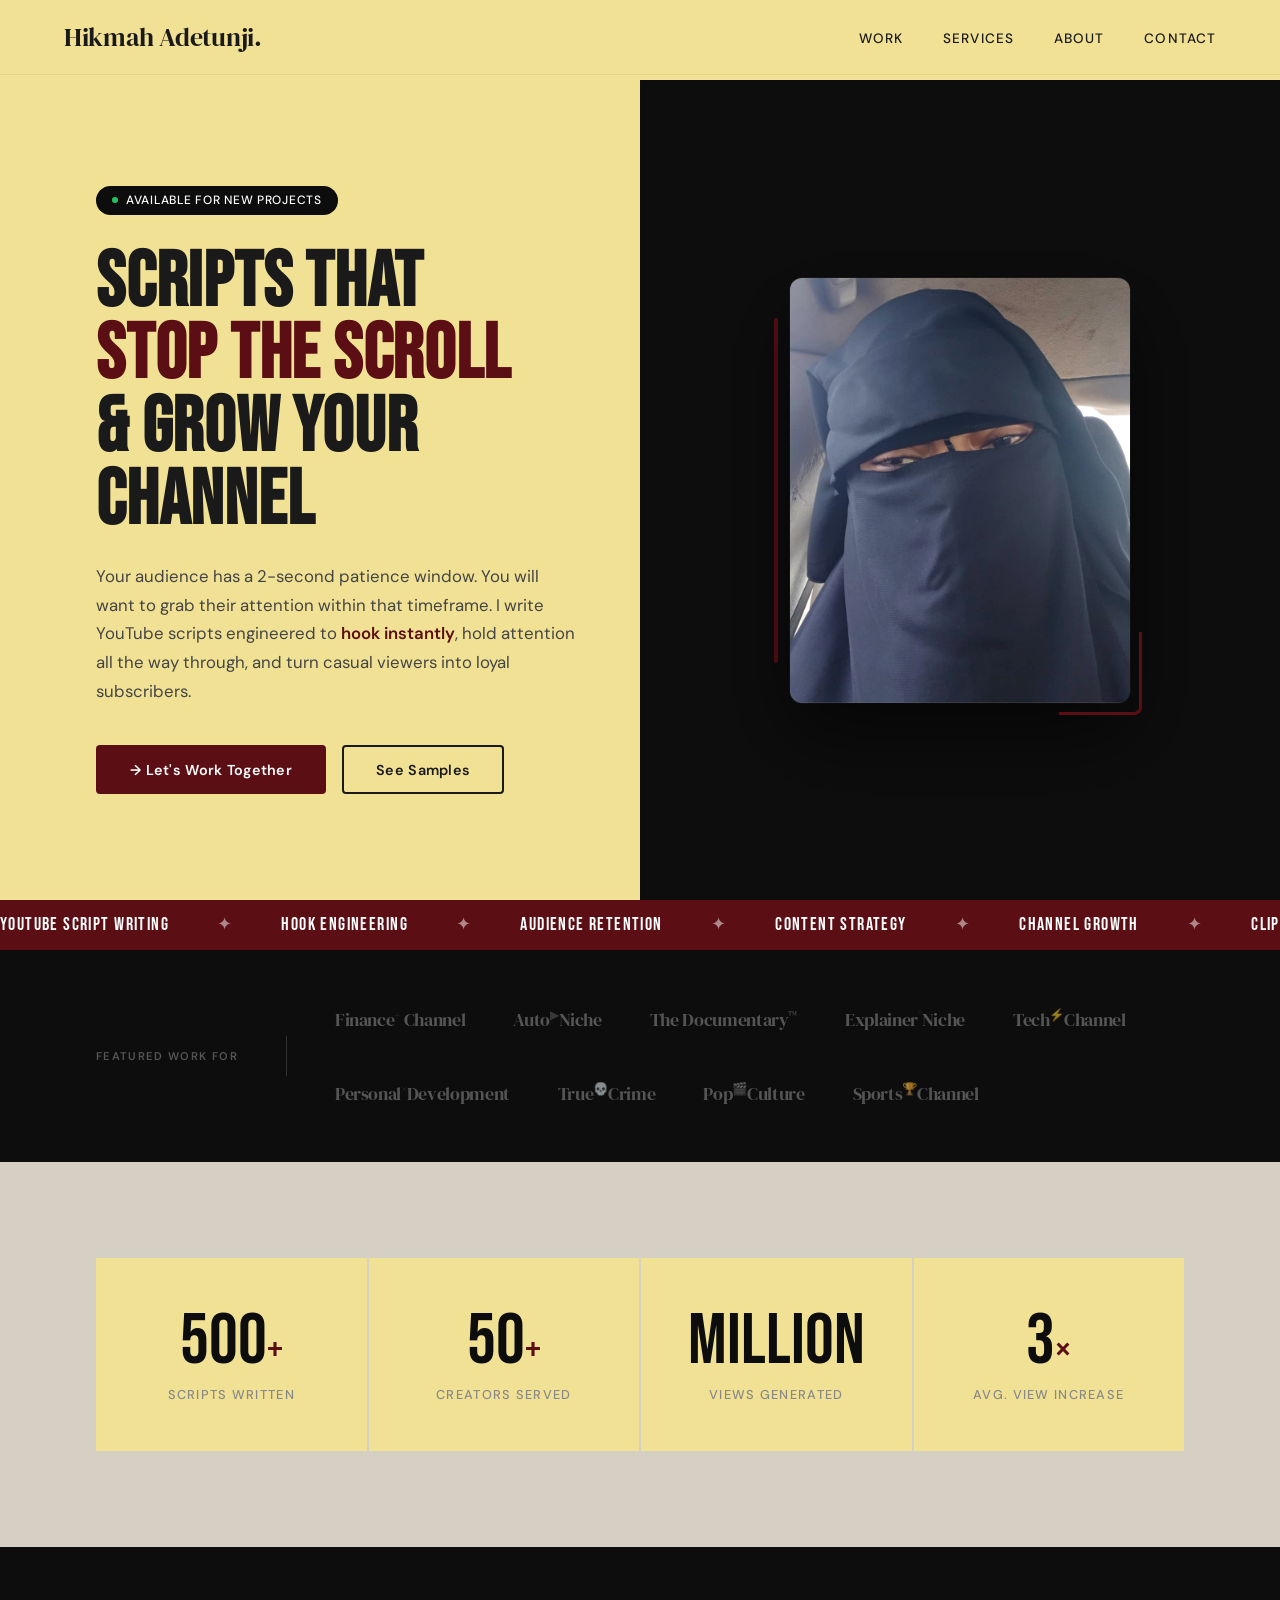
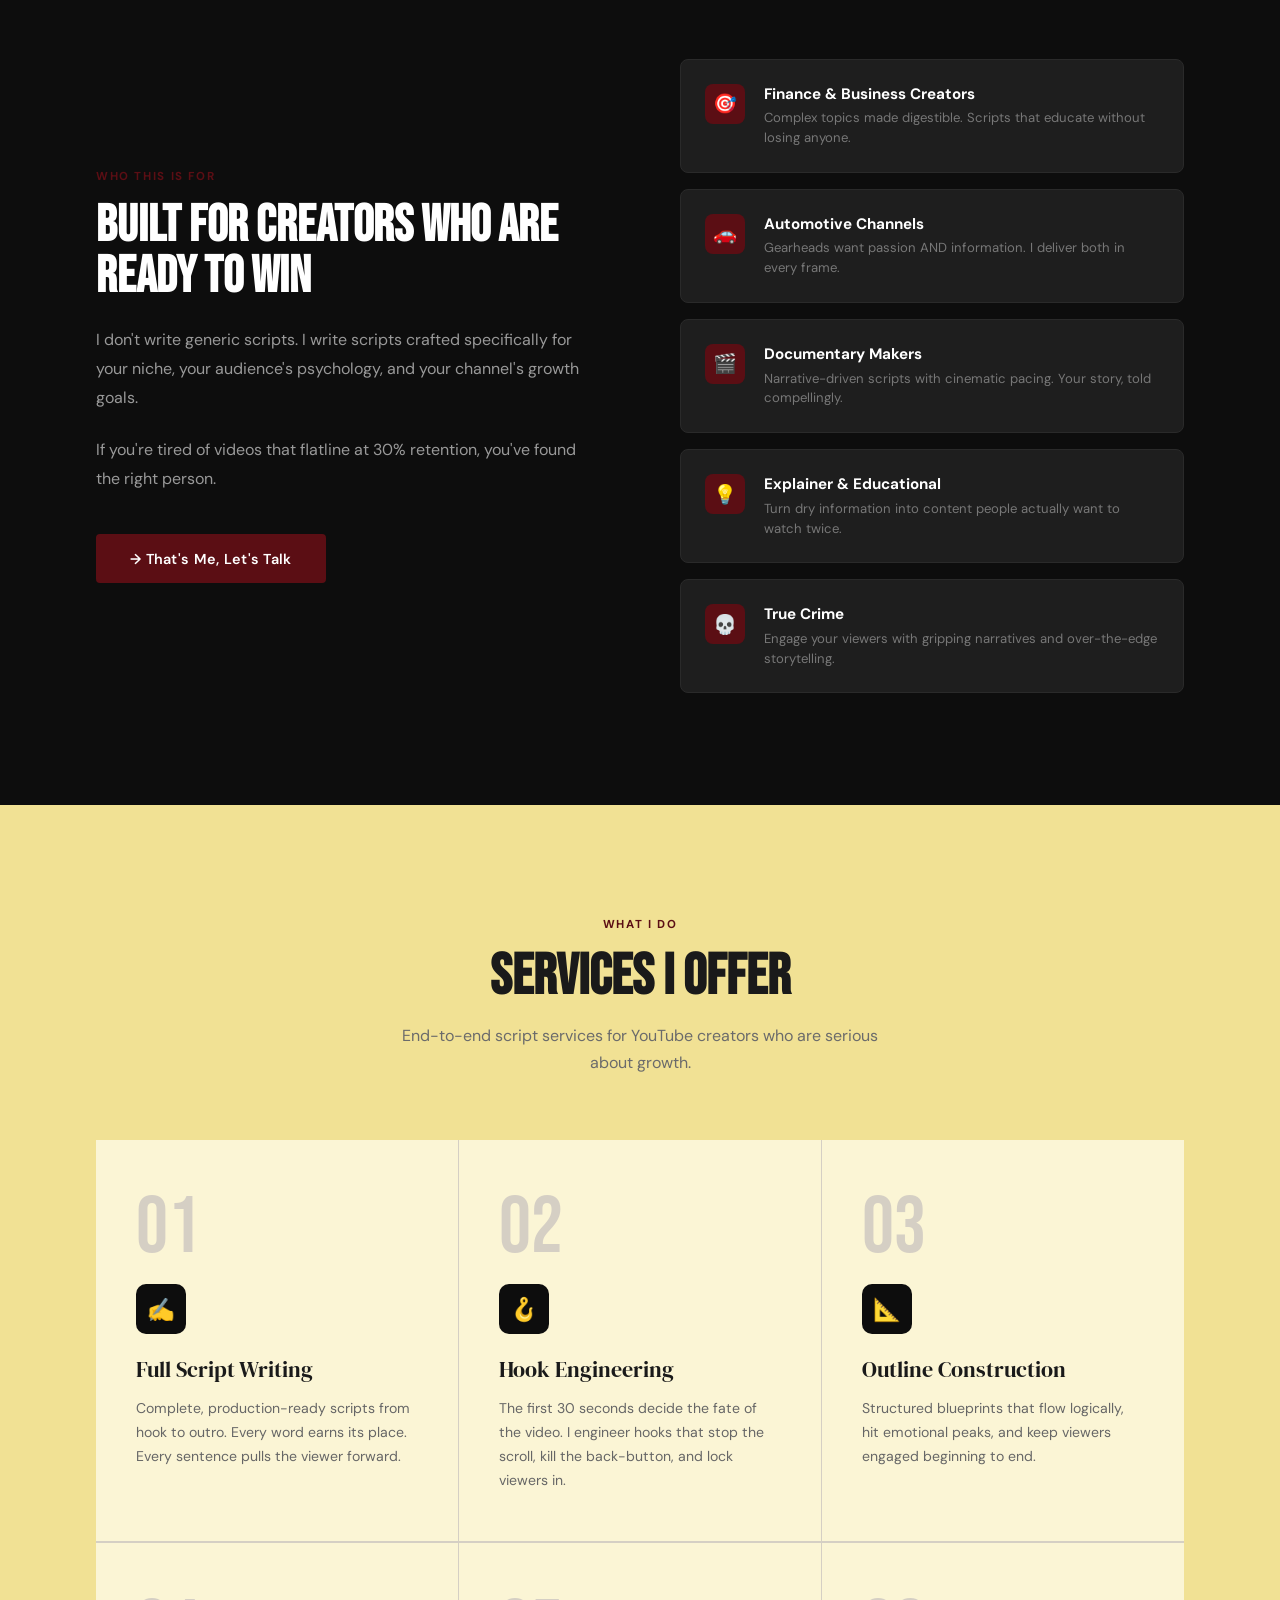
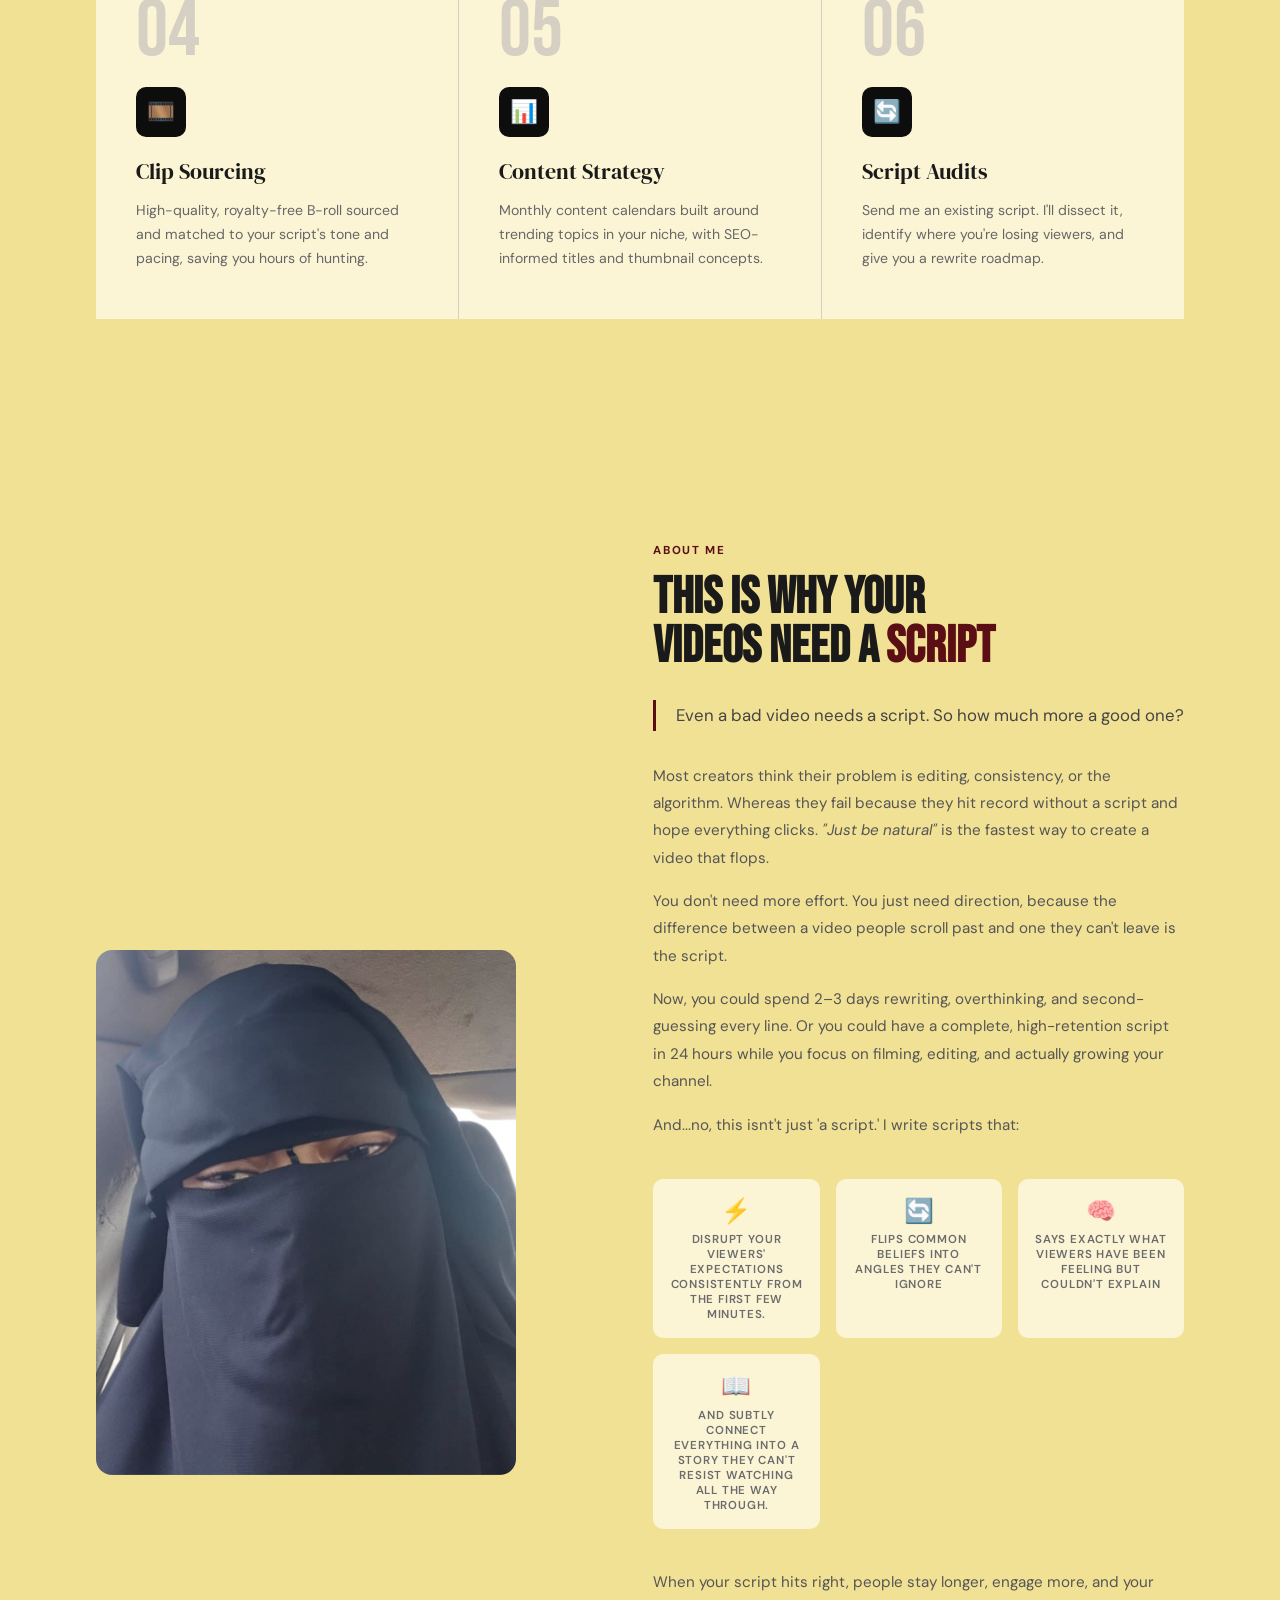
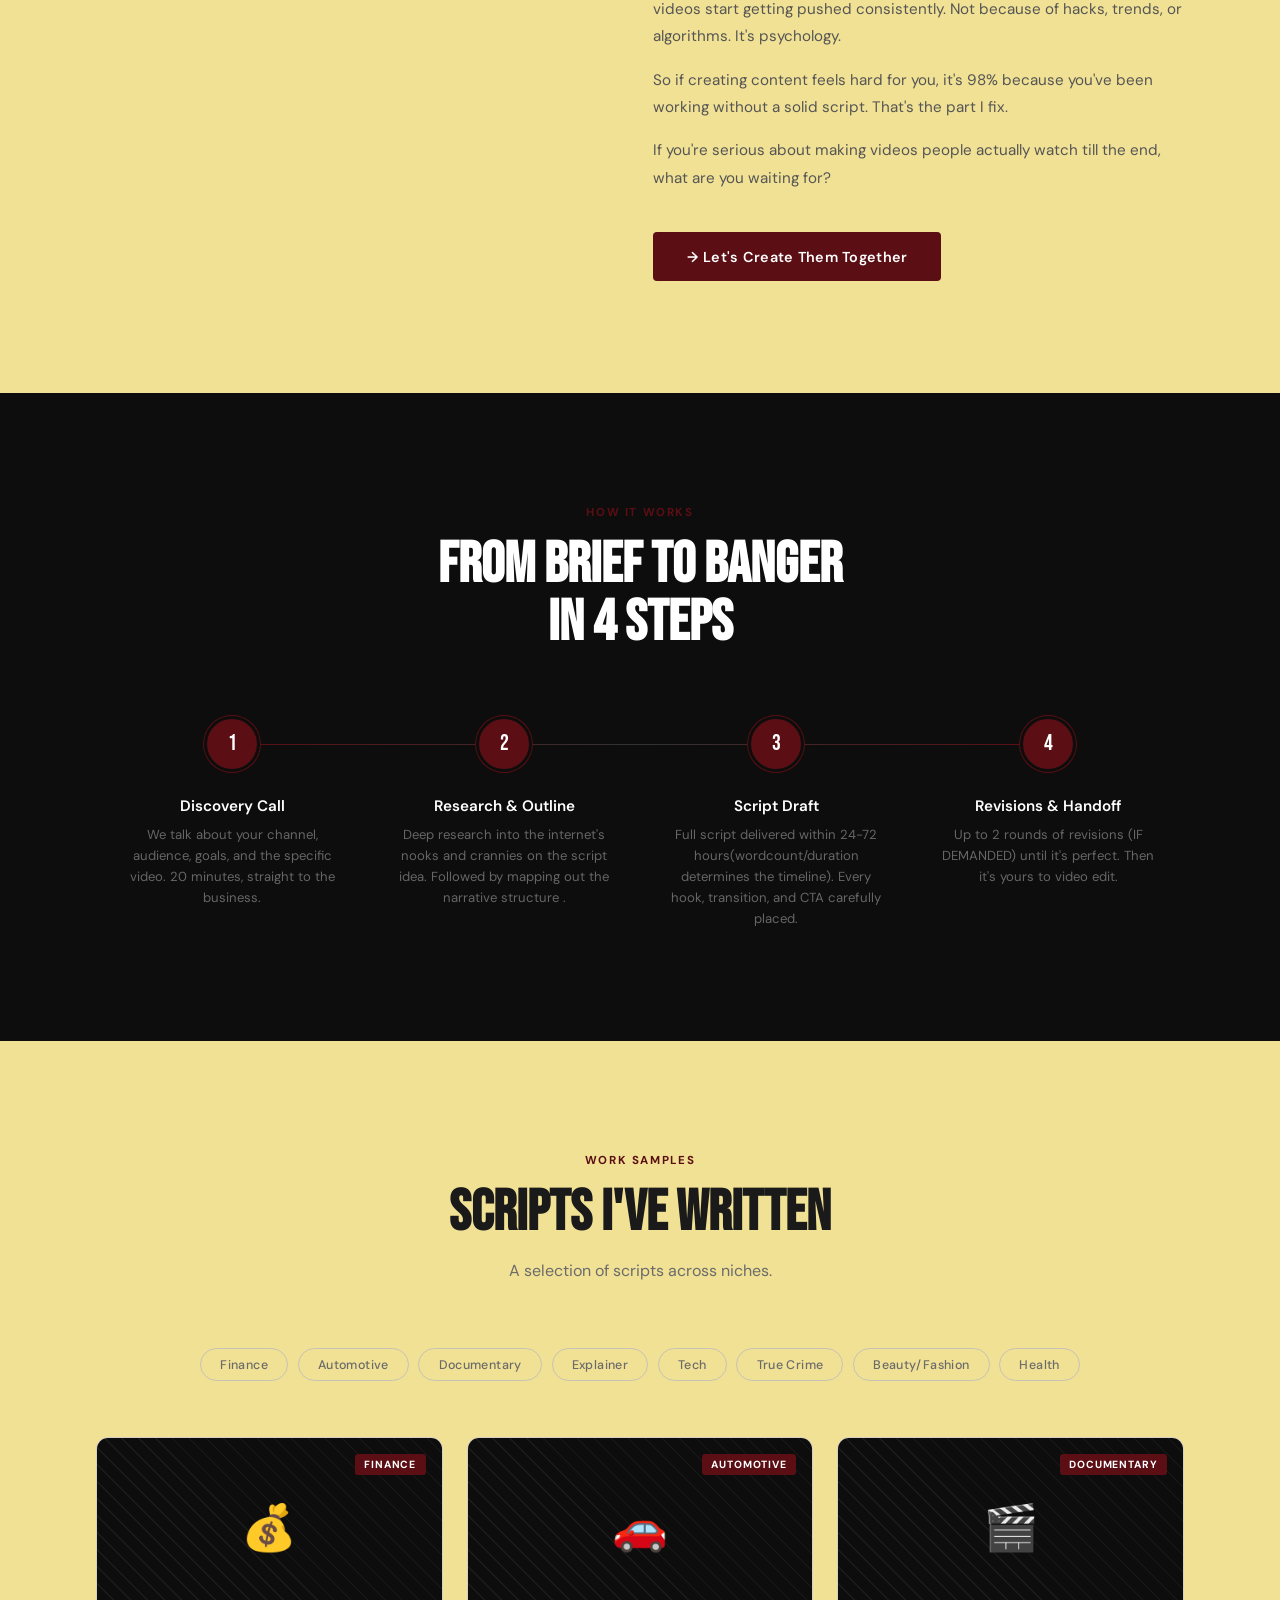
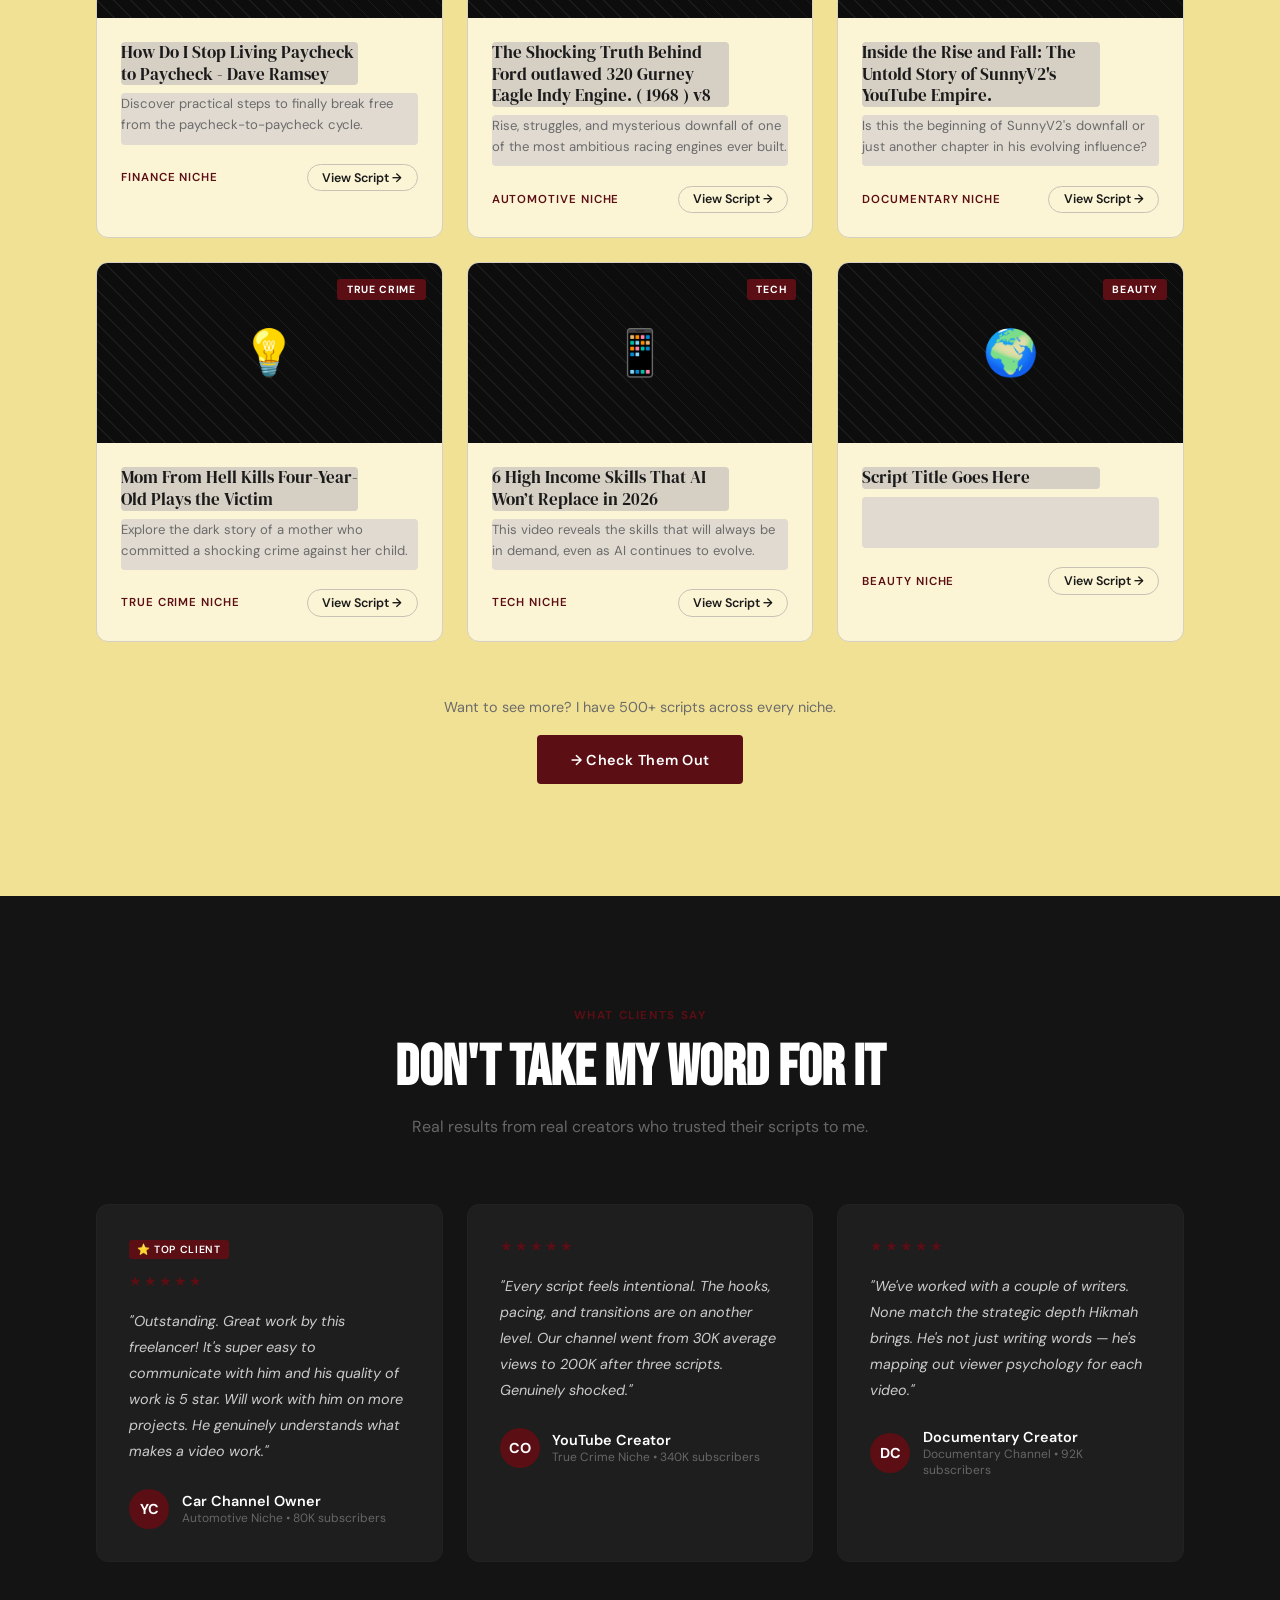
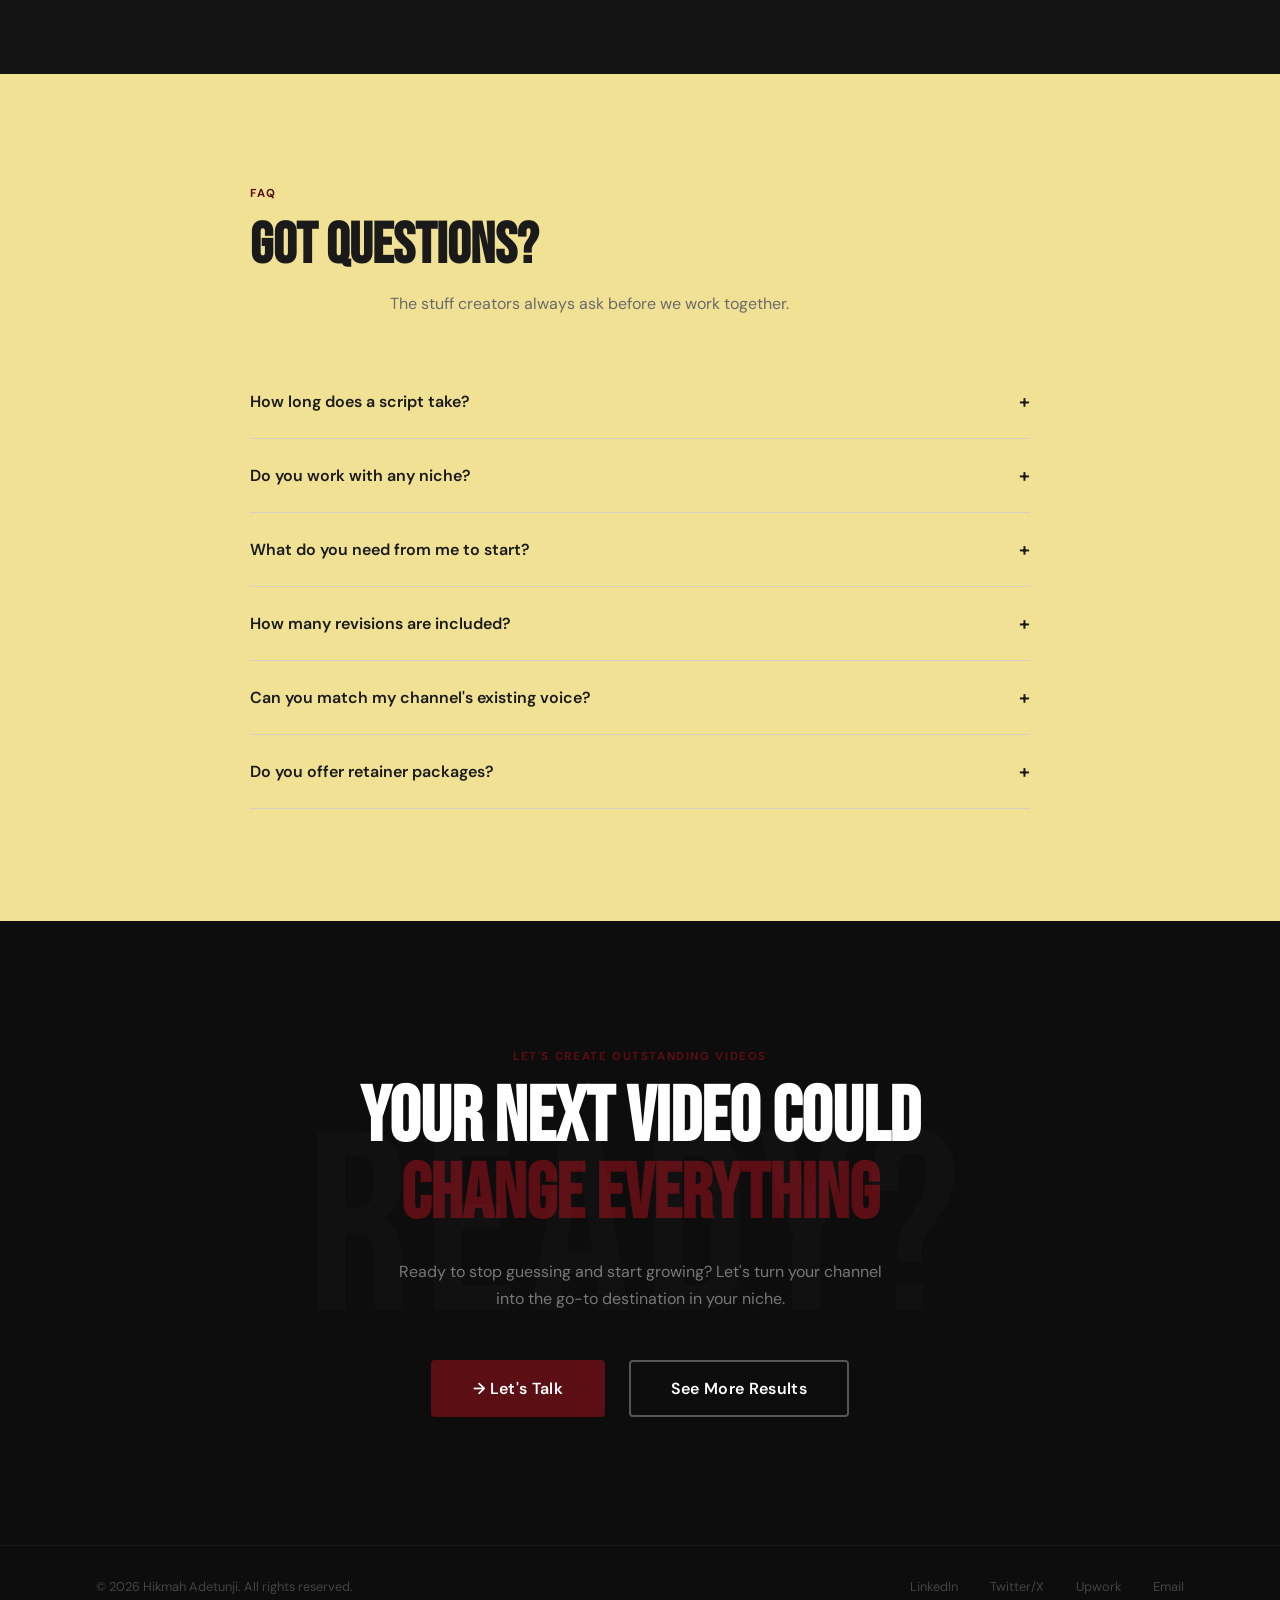
<file: index.html>
<!DOCTYPE html>
<html lang="en">
<head>
<meta charset="UTF-8">
<meta name="viewport" content="width=device-width, initial-scale=1.0">
<title>Hikmah Adetunji — Creative YouTube Scriptwriter | Outline Researcher</title>
<link rel="preconnect" href="https://fonts.googleapis.com">
<link href="https://fonts.googleapis.com/css2?family=Bebas+Neue&family=DM+Serif+Display:ital@0;1&family=DM+Sans:wght@300;400;500;600&display=swap" rel="stylesheet">
<link rel="stylesheet" href="style.css">

</head>
<body>

<!-- NAV -->
<nav>
  <div class="nav-logo">Hikmah Adetunji.</div>
  <div class="hamburger" id="hamburger">
  <span></span>
  <span></span>
  <span></span>
</div>
  <ul class="nav-links" id="navLinks">
    <li><a href="work.html">Work</a></li>
    <li><a href="#services">Services</a></li>
    <li><a href="#about">About</a></li>
    <li><a href="#contact">Contact</a></li>
  </ul>
</nav>

<!-- HERO -->
<section class="hero">
  <div class="hero-left">
    <div class="hero-badge">
      <span class="dot"></span>
      Available for new projects
    </div>
    <h1>
      Scripts That
      <em>Stop The Scroll</em>
      & Grow Your Channel
    </h1>
    <p class="hero-sub">
      Your audience has a 2-second patience window. You will want to grab their attention within that timeframe. I write YouTube scripts engineered to <strong>hook instantly</strong>, hold attention all the way through, and turn casual viewers into loyal subscribers.
    </p>
    <div class="hero-ctas">
      <a href="#contact" class="btn-primary">→ Let's Work Together</a>
      <a href="#results" class="btn-secondary">See Samples</a>
    </div>
  </div>

 <div class="hero-right">
    <div class="hero-photo-panel">
      <div class="photo-frame">
        <img src="hikmah0.jpeg" alt="creative youtube scriptwriter" class="uthmaan-photo"/>
        </div>  
      </div>
    </div>
  </div>
</section>

<!-- TICKER -->
<div class="ticker-wrap" aria-hidden="true">
  <div class="ticker">
    <span class="ticker-item">YouTube Script Writing</span>
    <span class="ticker-item ticker-dot">✦</span>
    <span class="ticker-item">Hook Engineering</span>
    <span class="ticker-item ticker-dot">✦</span>
    <span class="ticker-item">Audience Retention</span>
    <span class="ticker-item ticker-dot">✦</span>
    <span class="ticker-item">Content Strategy</span>
    <span class="ticker-item ticker-dot">✦</span>
    <span class="ticker-item">Channel Growth</span>
    <span class="ticker-item ticker-dot">✦</span>
    <span class="ticker-item">Clip Sourcing</span>
    <span class="ticker-item ticker-dot">✦</span>
    <span class="ticker-item">Outline Construction</span>
    <span class="ticker-item ticker-dot">✦</span>
    <span class="ticker-item">Deep Research</span>
    <span class="ticker-item ticker-dot">✦</span>
    <!-- duplicate for infinite loop -->
    <span class="ticker-item">YouTube Script Writing</span>
    <span class="ticker-item ticker-dot">✦</span>
    <span class="ticker-item">Hook Engineering</span>
    <span class="ticker-item ticker-dot">✦</span>
    <span class="ticker-item">Audience Retention</span>
    <span class="ticker-item ticker-dot">✦</span>
    <span class="ticker-item">Content Strategy</span>
    <span class="ticker-item ticker-dot">✦</span>
    <span class="ticker-item">Channel Growth</span>
    <span class="ticker-item ticker-dot">✦</span>
    <span class="ticker-item">Clip Sourcing</span>
    <span class="ticker-item ticker-dot">✦</span>
    <span class="ticker-item">Outline Construction</span>
    <span class="ticker-item ticker-dot">✦</span>
    <span class="ticker-item">Deep Research</span>
    <span class="ticker-item ticker-dot">✦</span>
  </div>
</div>

<!--FEATURED-->
<section class="featured" id="work">
  <span class="featured-label">Featured Work For</span>
  <div class="featured-line"></div>
  <div class="featured-logos">
    <div class="featured-logo">Finance<span>+</span> Channel</div>
    <div class="featured-logo">Auto<span>▶</span>Niche</div>
    <div class="featured-logo">The Documentary<span>™</span></div>
    <div class="featured-logo">Explainer<span>°</span>Niche</div>
    <div class="featured-logo">Tech<span>⚡</span>Channel</div>
    <div class="featured-logo">Personal<span>×</span>Development</div>
     <div class="featured-logo">True<span>💀</span>Crime</div>
      <div class="featured-logo">Pop<span>🎬</span>Culture</div>
       <div class="featured-logo">Sports<span>🏆</span>Channel</div>

  </div>
</section>

<!-- STATS -->
<section class="stats">
  <div class="stat-card" data-reveal>
    <div class="stat-num">500<span>+</span></div>
    <div class="stat-label">Scripts Written</div>
  </div>
  <div class="stat-card" data-reveal>
    <div class="stat-num">50<span>+</span></div>
    <div class="stat-label">Creators Served</div>
  </div>
  <div class="stat-card" data-reveal>
    <div class="stat-num">Million</div>
    <div class="stat-label">Views Generated</div>
  </div>
  <div class="stat-card" data-reveal>
    <div class="stat-num">3<span>×</span></div>
    <div class="stat-label">Avg. View Increase</div>
  </div>
</section>

<!-- AUDIENCE -->
<section class="audience">
  <div data-reveal>
    <div class="section-tag">Who This Is For</div>
    <h2>BUILT FOR CREATORS WHO ARE READY TO WIN</h2>
    <p>I don't write generic scripts. I write scripts crafted specifically for your niche, your audience's psychology, and your channel's growth goals.</p>
    <p>If you're tired of videos that flatline at 30% retention, you've found the right person.</p>
    <a href="#contact" class="btn-primary" style="margin-top:1rem; display:inline-flex;">→ That's Me, Let's Talk</a>
  </div>
  <div class="audience-cards" data-reveal>
    <div class="audience-card">
      <div class="audience-icon">🎯</div>
      <div>
        <h4>Finance & Business Creators</h4>
        <p>Complex topics made digestible. Scripts that educate without losing anyone.</p>
      </div>
    </div>
    <div class="audience-card">
      <div class="audience-icon">🚗</div>
      <div>
        <h4>Automotive Channels</h4>
        <p>Gearheads want passion AND information. I deliver both in every frame.</p>
      </div>
    </div>
    <div class="audience-card">
      <div class="audience-icon">🎬</div>
      <div>
        <h4>Documentary Makers</h4>
        <p>Narrative-driven scripts with cinematic pacing. Your story, told compellingly.</p>
      </div>
    </div>
    <div class="audience-card">
      <div class="audience-icon">💡</div>
      <div>
        <h4>Explainer & Educational</h4>
        <p>Turn dry information into content people actually want to watch twice.</p>
      </div>
    </div>
    <div class="audience-card">
      <div class="audience-icon">💀</div>
      <div>
        <h4>True Crime</h4>
        <p>Engage your viewers with gripping narratives and over-the-edge storytelling.</p>
      </div>
    </div>
  </div>
</section>

<!-- SERVICES -->
<section class="services" id="services">
  <div class="section-header" data-reveal>
    <div class="section-tag">What I Do</div>
    <h2>Services I Offer</h2>
    <p>End-to-end script services for YouTube creators who are serious about growth.</p>
  </div>
  <div class="services-grid">
    <div class="service-card" data-reveal>
      <div class="service-num">01</div>
      <div class="service-icon-bg">✍️</div>
      <div class="service-title">Full Script Writing</div>
      <p class="service-desc">Complete, production-ready scripts from hook to outro. Every word earns its place. Every sentence pulls the viewer forward.</p>
    </div>
    <div class="service-card" data-reveal>
      <div class="service-num">02</div>
      <div class="service-icon-bg">🪝</div>
      <div class="service-title">Hook Engineering</div>
      <p class="service-desc">The first 30 seconds decide the fate of the video. I engineer hooks that stop the scroll, kill the back-button, and lock viewers in.</p>
    </div>
    <div class="service-card" data-reveal>
      <div class="service-num">03</div>
      <div class="service-icon-bg">📐</div>
      <div class="service-title">Outline Construction</div>
      <p class="service-desc">Structured blueprints that flow logically, hit emotional peaks, and keep viewers engaged beginning to end.</p>
    </div>
    <div class="service-card" data-reveal>
      <div class="service-num">04</div>
      <div class="service-icon-bg">🎞️</div>
      <div class="service-title">Clip Sourcing</div>
      <p class="service-desc">High-quality, royalty-free B-roll sourced and matched to your script's tone and pacing, saving you hours of hunting.</p>
    </div>
    <div class="service-card" data-reveal>
      <div class="service-num">05</div>
      <div class="service-icon-bg">📊</div>
      <div class="service-title">Content Strategy</div>
      <p class="service-desc">Monthly content calendars built around trending topics in your niche, with SEO-informed titles and thumbnail concepts.</p>
    </div>
    <div class="service-card" data-reveal>
      <div class="service-num">06</div>
      <div class="service-icon-bg">🔄</div>
      <div class="service-title">Script Audits</div>
      <p class="service-desc">Send me an existing script. I'll dissect it, identify where you're losing viewers, and give you a rewrite roadmap.</p>
    </div>
  </div>
</section>


<!-- ABOUT -->
<section class="about" id="about">
  <div class="about-inner">
 
    <!-- Photo column -->
    <div class="about-photo-col" data-reveal>
      <div class="about-photo-frame">
        <img src="hikmah0.jpeg" alt="creative youtube scriptwriter" class="about-photo"/>
        
      </div>
    </div>
 
    <!-- Content column -->
    <div class="about-content" data-reveal>
      <div class="section-tag">About Me</div>
      <h2>THIS IS WHY YOUR<br>VIDEOS NEED A <em>SCRIPT</em></h2>
 
      <p class="about-intro">
        Even a bad video needs a script. So how much more a good one?
      </p>
 
      <div class="about-body">
        <p>Most creators think their problem is editing, consistency, or the algorithm. Whereas they fail because they hit record without a script and hope everything clicks. <em>"Just be natural"</em> is the fastest way to create a video that flops.</p>
        <p>You don't need more effort. You just need direction, because the difference between a video people scroll past and one they can't leave is the script.</p>
        <p>Now, you could spend 2–3 days rewriting, overthinking, and second-guessing every line. Or you could have a complete, high-retention script in 24 hours while you focus on filming, editing, and actually growing your channel.</p>
<p>And...no, this isnt't just 'a script.' I write scripts that:</p>
    
      </div>
       <!-- What I write -->
      <div class="about-facts">
        <div class="about-fact">
          <div class="fact-icon">⚡</div>
          <div class="fact-label">Disrupt your viewers' expectations consistently from the first few minutes. </div>
        </div>
        <div class="about-fact">
          <div class="fact-icon">🔄</div>
          <div class="fact-label">Flips common beliefs into angles they can't ignore</div>
        </div>
        <div class="about-fact">
          <div class="fact-icon">🧠</div>
          <div class="fact-label">Says exactly what viewers have been feeling but couldn't explain</div>
        </div>
        <div class="about-fact">
          <div class="fact-icon">📖</div>
          <div class="fact-label"> And subtly connect everything into a story they can't resist watching all the way through.</div>
        </div>
      </div>
 
      <div class="about-body">
        <p>When your script hits right, people stay longer, engage more, and your videos start getting pushed consistently. Not because of hacks, trends, or algorithms. It's psychology.</p>
        <p>
      So if creating content feels hard for you, it's 98% because you've been working without a solid script. That's the part I fix. </p>
        <p>If you're serious about making videos people actually watch till the end, what are you waiting for?</p>
      </div>
      <a href="#contact" class="btn-primary" style="display:inline-flex;">→ Let's Create Them Together</a>
    </div>
 
  </div>
</section>
<!-- PROCESS -->
<section class="process">
  <div class="section-tag" data-reveal>How It Works</div>
  <h2 data-reveal>FROM BRIEF TO BANGER<br>IN 4 STEPS</h2>
  <div class="process-steps">
    <div class="process-step" data-reveal>
      <div class="step-circle">1</div>
      <div class="step-title">Discovery Call</div>
      <p class="step-desc">We talk about your channel, audience, goals, and the specific video. 20 minutes, straight to the business.</p>
    </div>
    <div class="process-step" data-reveal>
      <div class="step-circle">2</div>
      <div class="step-title">Research & Outline</div>
      <p class="step-desc">Deep research into the internet's nooks and crannies on the script idea. Followed by mapping out the narrative structure .</p>
    
    </div>
    <div class="process-step" data-reveal>
      <div class="step-circle">3</div>
      <div class="step-title">Script Draft</div>
      <p class="step-desc">Full script delivered within 24-72 hours(wordcount/duration determines the timeline). Every hook, transition, and CTA carefully placed.</p>
    </div>
    <div class="process-step" data-reveal>
      <div class="step-circle">4</div>
      <div class="step-title">Revisions & Handoff</div>
      <p class="step-desc">Up to 2 rounds of revisions (IF DEMANDED) until it's perfect. Then it's yours to video edit.</p>
    </div>
  </div>
</section>
<!-- PORTFOLIO -->
<section class="portfolio" id="results">
  <div class="section-header" data-reveal>
    <div class="section-tag">Work Samples</div>
    <h2>Scripts I've Written</h2>
    <p>A selection of scripts across niches.</p>
  </div>
 
  <div class="portfolio-filter" data-reveal>
    
    <button class="filter-btn">Finance</button>
    <button class="filter-btn">Automotive</button>
    <button class="filter-btn">Documentary</button>
    <button class="filter-btn">Explainer</button>
    <button class="filter-btn">Tech</button>
    <button class="filter-btn">True Crime</button>
    <button class="filter-btn">Beauty/Fashion</button>
    <button class="filter-btn">Health</button>
  </div>
 
  <div class="portfolio-grid">
 
    <!-- Card 1 -->
    <div class="portfolio-card" data-reveal>
      <div class="portfolio-thumb">
        <div class="portfolio-thumb-pattern"></div>
        <div class="portfolio-thumb-icon">💰</div>
        <span class="portfolio-thumb-niche">Finance</span>
       
      </div>
      <div class="portfolio-body">
        <div class="portfolio-title placeholder-text">How Do I Stop Living Paycheck to Paycheck - Dave Ramsey
</div>
        <div class="portfolio-desc placeholder-text"> 
Discover practical steps to finally break free from the paycheck-to-paycheck cycle.
 </div>
        <div class="portfolio-meta">
          <span class="portfolio-type">Finance Niche</span>
          <a href="https://docs.google.com/document/d/1CJkEveTGNYOFdMxnvN0sJsvFVK8jRaNof2CVHRywsJo/edit?usp=sharing" class="portfolio-link">View Script →</a>
        </div>
      </div>
    </div>
 
    <!-- Card 2 -->
    <div class="portfolio-card" data-reveal>
      <div class="portfolio-thumb">
        <div class="portfolio-thumb-pattern"></div>
        <div class="portfolio-thumb-icon">🚗</div>
        <span class="portfolio-thumb-niche">Automotive</span>
        
      </div>
      <div class="portfolio-body">
        <div class="portfolio-title placeholder-text"> The Shocking Truth Behind Ford outlawed 320 Gurney Eagle Indy Engine. ( 1968 ) v8</div>
        <div class="portfolio-desc placeholder-text"> Rise, struggles, and mysterious downfall of one of the most ambitious racing engines ever built.</div>
        <div class="portfolio-meta">
          <span class="portfolio-type">Automotive Niche</span>
          <a href="https://docs.google.com/document/d/1DvfsgXOxXE1ffObDoWVWZgWQ7p0RK_47ATk5qqwY9x8/edit?usp=sharing" class="portfolio-link">View Script →</a>
        </div>
      </div>
    </div>
 
    <!-- Card 3 -->
    <div class="portfolio-card" data-reveal>
      <div class="portfolio-thumb">
        <div class="portfolio-thumb-pattern"></div>
        <div class="portfolio-thumb-icon">🎬</div>
        <span class="portfolio-thumb-niche">Documentary</span>
       
      </div>
      <div class="portfolio-body">
        <div class="portfolio-title placeholder-text">Inside the Rise and Fall: The Untold Story of SunnyV2's YouTube Empire.
</div>
        <div class="portfolio-desc placeholder-text">Is this the beginning of SunnyV2's downfall or just another chapter in his evolving influence?</div>
        <div class="portfolio-meta">
          <span class="portfolio-type">Documentary Niche</span>
          <a href="https://docs.google.com/document/d/138-hrSS6d1vgTp4FN_dLcf-vDJiHi3d__y7BgWoSu7o/edit?usp=sharing" class="portfolio-link">View Script →</a>
        </div>
      </div>
    </div>
 
    <!-- Card 4 -->
    <div class="portfolio-card" data-reveal>
      <div class="portfolio-thumb">
        <div class="portfolio-thumb-pattern"></div>
        <div class="portfolio-thumb-icon">💡</div>
        <span class="portfolio-thumb-niche">True Crime</span>
      
      </div>
      <div class="portfolio-body">
        <div class="portfolio-title placeholder-text">Mom From Hell Kills Four-Year-Old Plays the Victim</div>
        <div class="portfolio-desc placeholder-text">Explore the dark story of a mother who committed a shocking crime against her child.</div>
        <div class="portfolio-meta">
          <span class="portfolio-type">True Crime Niche</span>
          <a href="https://docs.google.com/document/d/1ofZvKmDz93_wZ5rzNCjBPUzeg8F0ntqAOYmh0S1TP2s/edit?tab=t.0" class="portfolio-link">View Script →</a>
        </div>
      </div>
    </div>
 
    <!-- Card 5 -->
    <div class="portfolio-card" data-reveal>
      <div class="portfolio-thumb">
        <div class="portfolio-thumb-pattern"></div>
        <div class="portfolio-thumb-icon">📱</div>
        <span class="portfolio-thumb-niche">Tech</span>
       
      </div>
      <div class="portfolio-body">
        <div class="portfolio-title placeholder-text">6 High Income Skills That AI Won’t Replace in 2026
</div>
        <div class="portfolio-desc placeholder-text">This video reveals the skills that will always be in demand, even as AI continues to evolve.</div>
        <div class="portfolio-meta">
          <span class="portfolio-type">Tech Niche</span>
          <a href="https://docs.google.com/document/d/1BJuWj_QVXi-HYX3Zup3MJQPbraGcKDXGvvBX58c-dIU/edit?tab=t.0" class="portfolio-link">View Script →</a>
        </div>
      </div>
    </div>
 
    <!-- Card 6 -->
    <div class="portfolio-card" data-reveal>
      <div class="portfolio-thumb">
        <div class="portfolio-thumb-pattern"></div>
        <div class="portfolio-thumb-icon">🌍</div>
        <span class="portfolio-thumb-niche">Beauty</span>
       
      </div>
      <div class="portfolio-body">
        <div class="portfolio-title placeholder-text">Script Title Goes Here</div>
        <div class="portfolio-desc placeholder-text"></div>
        <div class="portfolio-meta">
          <span class="portfolio-type">Beauty Niche</span>
          <a href="#" class="portfolio-link">View Script →</a>
        </div>
      </div>
    </div>
 
  </div>
 
  <div class="portfolio-cta" data-reveal>
    <p>Want to see more? I have 500+ scripts across every niche.</p>
    <a href="work.html" class="btn-primary">→ Check Them Out</a>
  </div>
</section>
 


<!-- TESTIMONIALS -->
<section class="testimonials" id="work">
  <div class="section-header" data-reveal>
    <div class="section-tag">What Clients Say</div>
    <h2>DON'T TAKE MY WORD FOR IT</h2>
    <p>Real results from real creators who trusted their scripts to me.</p>
  </div>
  <div class="testimonials-grid">
    <div class="testimonial-card" data-reveal>
      <div class="featured-tag">⭐ Top Client</div>
      <div class="stars">★★★★★</div>
      <p class="testimonial-text">"Outstanding. Great work by this freelancer! It's super easy to communicate with him and his quality of work is 5 star. Will work with him on more projects. He genuinely understands what makes a video work."</p>
      <div class="testimonial-author">
        <div class="author-avatar">YC</div>
        <div>
          <div class="author-name">Car Channel Owner</div>
          <div class="author-role">Automotive Niche • 80K subscribers</div>
        </div>
      </div>
    </div>
    <div class="testimonial-card" data-reveal>
      <div class="stars">★★★★★</div>
      <p class="testimonial-text">"Every script feels intentional. The hooks, pacing, and transitions are on another level. Our channel went from 30K average views to 200K after three scripts. Genuinely shocked."</p>
      <div class="testimonial-author">
        <div class="author-avatar">CO</div>
        <div>
          <div class="author-name">YouTube Creator</div>
          <div class="author-role">True Crime Niche • 340K subscribers</div>
        </div>
      </div>
    </div>
    <div class="testimonial-card" data-reveal>
      <div class="stars">★★★★★</div>
      <p class="testimonial-text">"We've worked with a couple of writers. None match the strategic depth Hikmah brings. He's not just writing words — he's mapping out viewer psychology for each video."</p>
      <div class="testimonial-author">
        <div class="author-avatar">DC</div>
        <div>
          <div class="author-name">Documentary Creator</div>
          <div class="author-role">Documentary Channel • 92K subscribers</div>
        </div>
      </div>
    </div>
  </div>
</section>

<!-- FAQ -->
<section class="faq">
  <div class="faq-inner">
    <div class="section-header" data-reveal>
      <div class="section-tag">FAQ</div>
      <h2>Got Questions?</h2>
      <p>The stuff creators always ask before we work together.</p>
    </div>
    <div data-reveal>
      <div class="faq-item">
        <div class="faq-question">How long does a script take? <span class="faq-icon">+</span></div>
        <div class="faq-answer">Standard turnaround is 24-72 hours from brief approval. For rush projects, an additional fee applies. I never sacrifice quality for speed, if it needs more time, I'll tell you upfront.</div>
      </div>
      <div class="faq-item">
        <div class="faq-question">Do you work with any niche? <span class="faq-icon">+</span></div>
        <div class="faq-answer">I specialize in finance, automotive, tech, education, beauty, true crime, health, and documentary content. Other niches? Reach out. If I'm not the best fit, I'll tell you honestly rather than waste your time and budget.</div>
      </div>
      <div class="faq-item">
        <div class="faq-question">What do you need from me to start? <span class="faq-icon">+</span></div>
        <div class="faq-answer">A topic, your target audience, video length, and any previous videos I can reference for tone. The more context, the better the script.</div>
      </div>
      <div class="faq-item">
        <div class="faq-question">How many revisions are included? <span class="faq-icon">+</span></div>
        <div class="faq-answer">All packages include 2 rounds of revisions. My clients rarely need both; the brief process is thorough enough that first drafts typically land well. Additional revisions are available at a flat rate.</div>
      </div>
      <div class="faq-item">
        <div class="faq-question">Can you match my channel's existing voice? <span class="faq-icon">+</span></div>
        <div class="faq-answer">Absolutely, and I'm good at it. Send me 3–5 of your best-performing videos. I'll analyze your delivery style, vocabulary, pacing preferences, and tone before writing a single word.</div>
      </div>
      <div class="faq-item">
        <div class="faq-question">Do you offer retainer packages? <span class="faq-icon">+</span></div>
        <div class="faq-answer">Yes. Monthly retainers (4, 8, or 12 scripts/month) come with priority delivery, discounted rates, and a dedicated content strategy session each month. DM me for details.</div>
      </div>
    </div>
  </div>
</section>


<!-- CTA -->
<section class="cta-section" id="contact">
  <div class="section-tag">Let's Create Outstanding Videos</div>
  <h2>YOUR NEXT VIDEO COULD<br><em>CHANGE EVERYTHING</em></h2>
  <p>Ready to stop guessing and start growing? Let's turn your channel into the go-to destination in your niche.</p>
  <div class="cta-btns">
    <a href="mailto:hikmahadetunji20@gmail.com" class="btn-primary" style="font-size:1rem; padding:1rem 2.5rem;">→ Let's Talk</a>
    <a href="work.html" class="btn-secondary" style="color:var(--white); border-color:rgba(255,255,255,0.3); font-size:1rem; padding:1rem 2.5rem;">See More Results</a>
  </div>
</section>

<!-- FOOTER -->
<footer>
  <p>© 2026 Hikmah Adetunji. All rights reserved.</p>
  <div class="footer-links">
    <a href="#">LinkedIn</a>
    <a href="#">Twitter/X</a>
    <a href="#">Upwork</a>
    <a href="mailto:hikmahadetunji20@gmail.com">Email</a>
  </div>
</footer>

<script>

  //Hamburger menu toggle
  const hamburger = document.getElementById('hamburger');
  const navLinks = document.getElementById('navLinks');
  hamburger.addEventListener('click', () => {
    navLinks.classList.toggle("active");
    hamburger.classList.toggle('active');
  });
  navLinks.querySelectorAll('a').forEach(link => {
  link.addEventListener('click', () => {
    navLinks.classList.remove('active');
    hamburger.classList.remove('active');
  });
});
  // FAQ accordion
  document.querySelectorAll('.faq-question').forEach(q => {
    q.addEventListener('click', () => {
      const item = q.parentElement;
      const isOpen = item.classList.contains('open');
      document.querySelectorAll('.faq-item').forEach(i => i.classList.remove('open'));
      if (!isOpen) item.classList.add('open');
    });
  });

  // Scroll reveal
  const observer = new IntersectionObserver((entries) => {
    entries.forEach((entry, i) => {
      if (entry.isIntersecting) {
        setTimeout(() => entry.target.classList.add('revealed'), i * 80);
        observer.unobserve(entry.target);
      }
    });
  }, { threshold: 0.1 });
  document.querySelectorAll('[data-reveal]').forEach(el => observer.observe(el));

  // Animate stat numbers
  function animateCount(el, target, suffix = '') {
    let start = 0;
    const duration = 1500;
    const step = timestamp => {
      if (!start) start = timestamp;
      const progress = Math.min((timestamp - start) / duration, 1);
      const eased = 1 - Math.pow(1 - progress, 3);
      const val = Math.floor(eased * target);
      el.textContent = val >= 1000 ? (val/1000).toFixed(0) + 'K' : val + suffix;
      if (progress < 1) requestAnimationFrame(step);
    };
    requestAnimationFrame(step);
  }
  // Portfolio filter buttons
  document.querySelectorAll('.filter-btn').forEach(btn => {
    btn.addEventListener('click', () => {
      document.querySelectorAll('.filter-btn').forEach(b => b.classList.remove('active'));
      btn.classList.add('active');
    });
  });
</script>
</body>
</html>
</file>
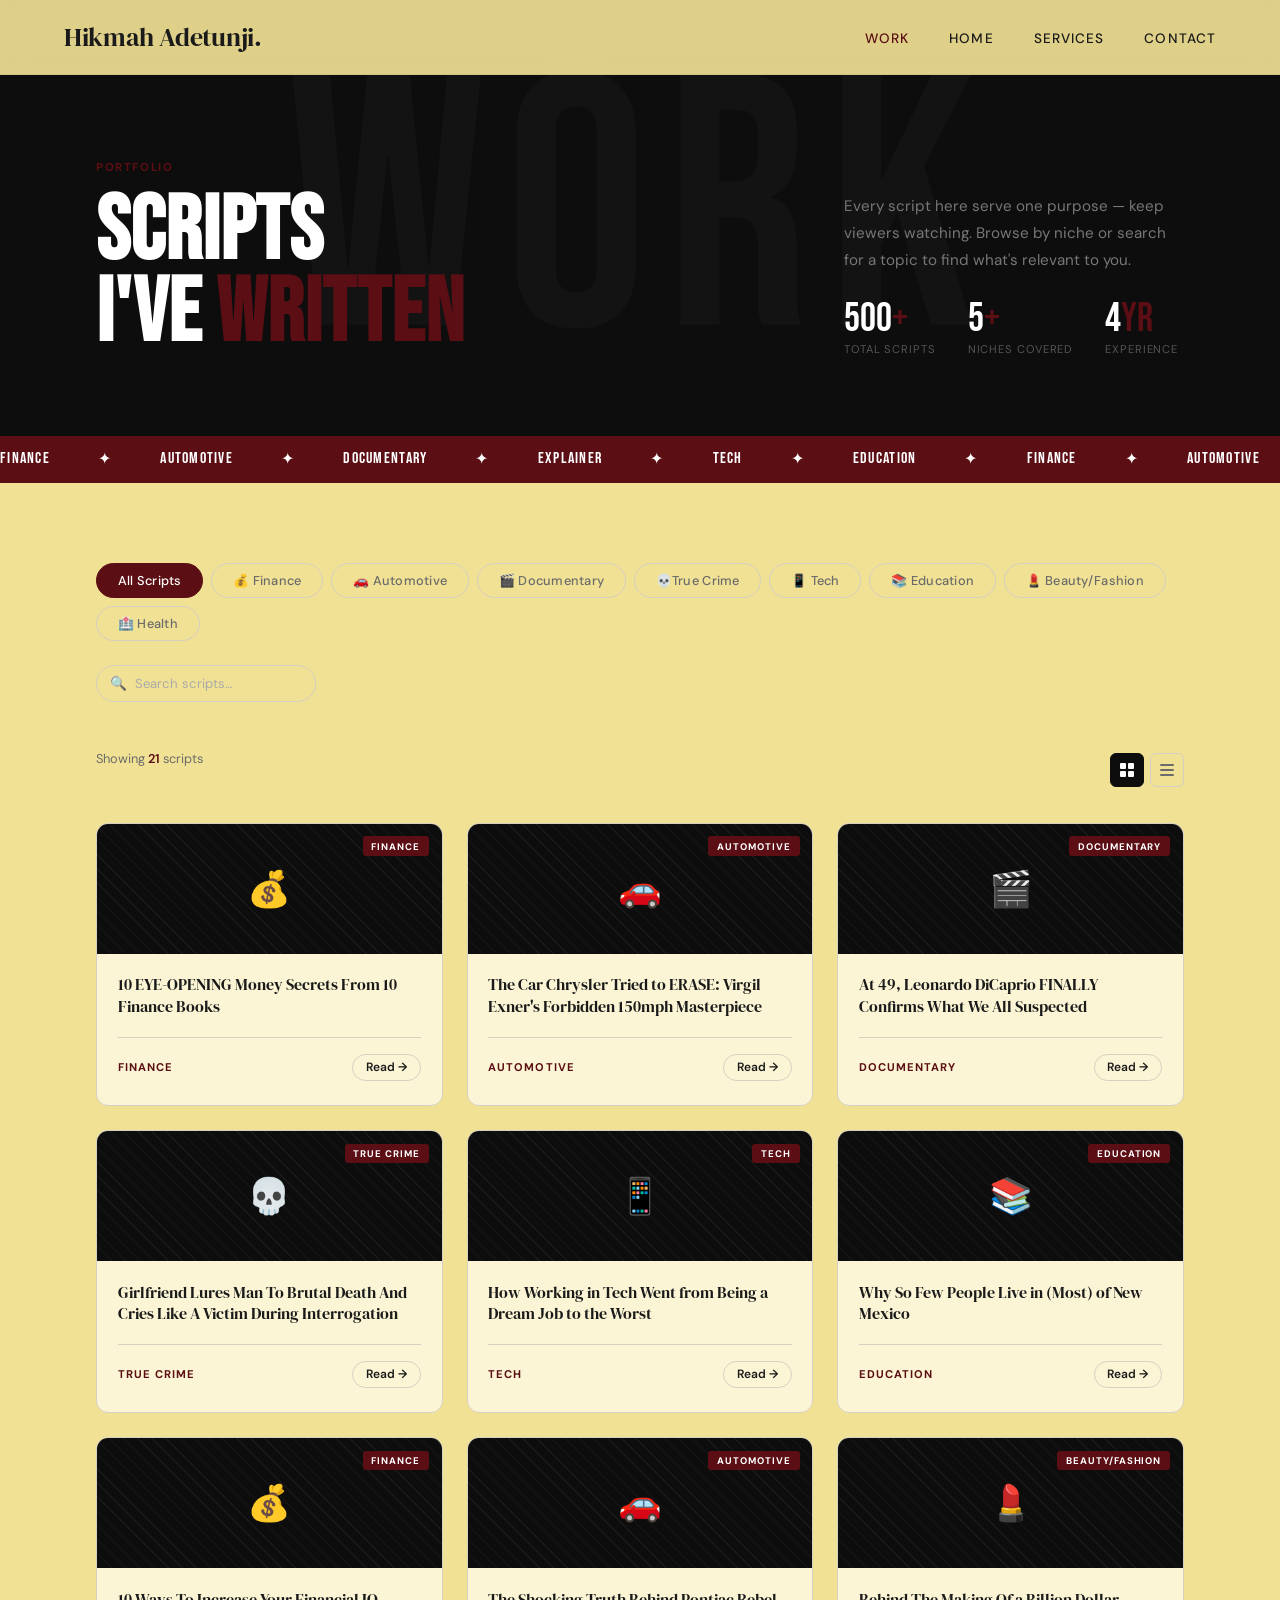
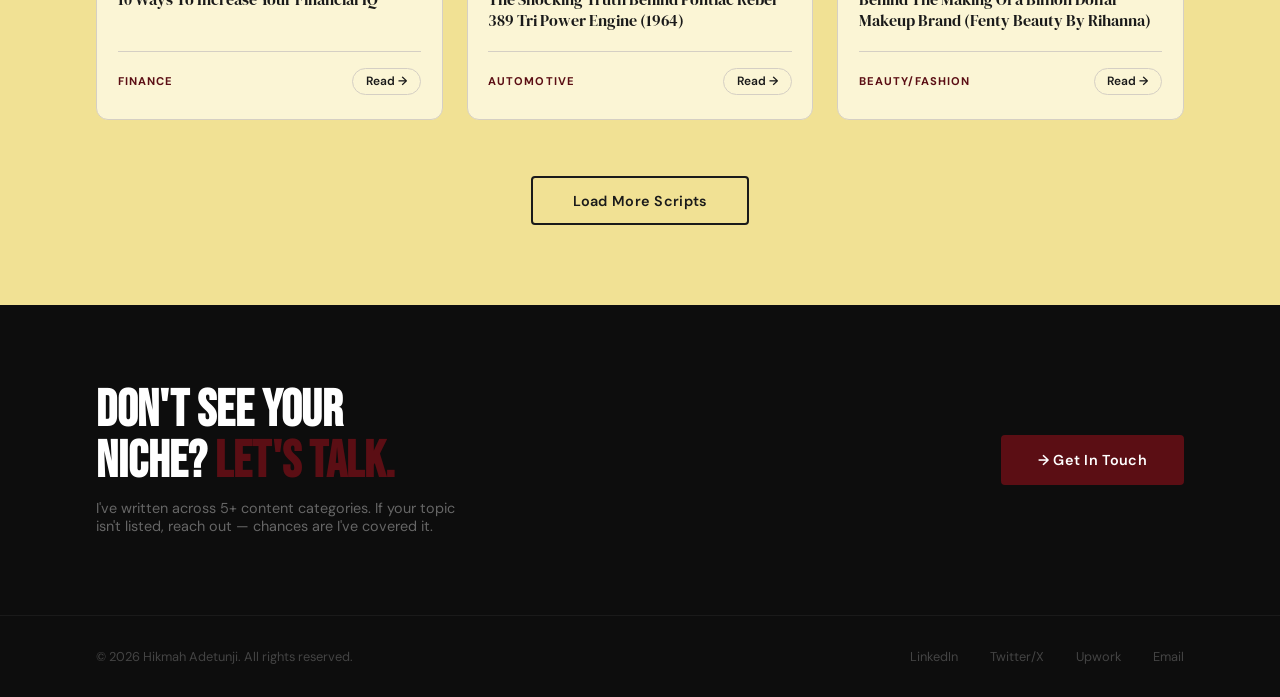
<file: work.html>
<!DOCTYPE html>
<html lang="en">
<head>
<meta charset="UTF-8">
<meta name="viewport" content="width=device-width, initial-scale=1.0">
<title>Work — Hikmah Adetunji</title>
<link rel="preconnect" href="https://fonts.googleapis.com">
<link href="https://fonts.googleapis.com/css2?family=Bebas+Neue&family=DM+Serif+Display:ital@0;1&family=DM+Sans:wght@300;400;500;600&display=swap" rel="stylesheet">
<link rel="stylesheet" href="work.css">
</head>
<body>

<!-- NAV -->
<nav>
  <a class="nav-logo" href="index.html">Hikmah Adetunji.</a>
   <div class="hamburger" id="hamburger">
  <span></span>
  <span></span>
  <span></span>
</div>
  <ul class="nav-links" id="navLinks">
    <li><a href="work.html" class="active">Work</a></li>
    <li><a href="index.html">Home</a></li>
    <li><a href="index.html#services">Services</a></li>
    <li><a href="index.html#contact">Contact</a></li>
  </ul>
</nav>

<!-- PAGE HERO -->
<section class="page-hero">
  <div class="hero-inner">
    <div class="hero-left-text">
      <span class="section-tag">Portfolio</span>
      <h1>Scripts<br>I've <em>Written</em></h1>
    </div>
    <div class="hero-right-text">
      <p>Every script here serve one purpose — keep viewers watching. Browse by niche or search for a topic to find what's relevant to you.</p>
      <div class="script-count-row">
        <div class="script-count">
          <div class="n">500<span>+</span></div>
          <div class="l">Total Scripts</div>
        </div>
        <div class="script-count">
          <div class="n">5<span>+</span></div>
          <div class="l">Niches Covered</div>
        </div>
        <div class="script-count">
          <div class="n">4<span>yr</span></div>
          <div class="l">Experience</div>
        </div>
      </div>
    </div>
  </div>
</section>

<!-- TICKER -->
<div class="ticker-wrap" aria-hidden="true">
  <div class="ticker">
    <span class="ticker-item">Finance</span><span class="ticker-item">✦</span>
    <span class="ticker-item">Automotive</span><span class="ticker-item">✦</span>
    <span class="ticker-item">Documentary</span><span class="ticker-item">✦</span>
    <span class="ticker-item">Explainer</span><span class="ticker-item">✦</span>
    <span class="ticker-item">Tech</span><span class="ticker-item">✦</span>
    <span class="ticker-item">Education</span><span class="ticker-item">✦</span>
    <span class="ticker-item">Finance</span><span class="ticker-item">✦</span>
    <span class="ticker-item">Automotive</span><span class="ticker-item">✦</span>
    <span class="ticker-item">Documentary</span><span class="ticker-item">✦</span>
    <span class="ticker-item">Explainer</span><span class="ticker-item">✦</span>
    <span class="ticker-item">Tech</span><span class="ticker-item">✦</span>
    <span class="ticker-item">Education</span><span class="ticker-item">✦</span>
  </div>
</div>

<!-- MAIN CONTENT -->
<div class="work-main">

  <!-- Controls -->
  <div class="controls">
    <div class="filter-pills" id="filterPills">
      <button class="pill active" data-filter="all">All Scripts</button>
      <button class="pill" data-filter="finance">💰 Finance</button>
      <button class="pill" data-filter="automotive">🚗 Automotive</button>
      <button class="pill" data-filter="documentary">🎬 Documentary</button>
      <button class="pill" data-filter="true crime"> 💀True Crime</button>
      <button class="pill" data-filter="tech">📱 Tech</button>
      <button class="pill" data-filter="education">📚 Education</button>
      <button class="pill" data-filter="beauty/fashion">💄 Beauty/Fashion</button>
      <button class="pill" data-filter="health">🏥 Health</button>
    </div>
    <div class="search-wrap">
      <span class="search-icon">🔍</span>
      <input type="text" id="searchInput" placeholder="Search scripts…">
    </div>
  </div>

  <div class="controls-bottom">
    <div class="results-count" id="resultsCount">
      Showing <span id="countNum">12</span> scripts
    </div>
    <div class="view-toggle">
      <button class="view-btn active" id="gridBtn" title="Grid view">
        <svg width="14" height="14" viewBox="0 0 14 14" fill="none">
          <rect x="0" y="0" width="6" height="6" rx="1" fill="currentColor"/>
          <rect x="8" y="0" width="6" height="6" rx="1" fill="currentColor"/>
          <rect x="0" y="8" width="6" height="6" rx="1" fill="currentColor"/>
          <rect x="8" y="8" width="6" height="6" rx="1" fill="currentColor"/>
        </svg>
      </button>
      <button class="view-btn" id="listBtn" title="List view">
        <svg width="14" height="14" viewBox="0 0 14 14" fill="none">
          <rect x="0" y="1" width="14" height="2" rx="1" fill="currentColor"/>
          <rect x="0" y="6" width="14" height="2" rx="1" fill="currentColor"/>
          <rect x="0" y="11" width="14" height="2" rx="1" fill="currentColor"/>
        </svg>
      </button>
    </div>
  </div>

  <!-- GRID VIEW -->
  <div class="scripts-grid visible" id="gridView">
    <!-- Cards injected by JS -->
  </div>

  <!-- LIST VIEW -->
  <div class="scripts-list" id="listView">
    <div class="list-header">
      <span>Script Title</span>
      <span>Niche</span>
      <span>Link</span>
    </div>
    <!-- Items injected by JS -->
  </div>

  <!-- Empty state -->
  <div class="empty-state" id="emptyState">
    <div class="emoji">🔍</div>
    <h3>No scripts found</h3>
    <p>Try a different search term or filter.</p>
  </div>

  <div class="load-more-wrap" id="loadMoreWrap">
    <button class="btn-outline" id="loadMoreBtn">Load More Scripts</button>
  </div>
</div>

<!-- CTA STRIP -->
<div class="work-cta">
  <div>
    <h2>DON'T SEE YOUR<br>NICHE? <em>LET'S TALK.</em></h2>
    <p>I've written across 5+ content categories. If your topic isn't listed, reach out — chances are I've covered it.</p>
  </div>
  <a href="index.html#contact" class="btn-primary">→ Get In Touch</a>
</div>

<!-- FOOTER -->
<footer>
  <p>© 2026 Hikmah Adetunji. All rights reserved.</p>
  <div class="footer-links">
    <a href="#">LinkedIn</a>
    <a href="#">Twitter/X</a>
    <a href="#">Upwork</a>
    <a href="mailto:hikmahadetunji20@gmail.com">Email</a>
  </div>
</footer>

<script>
//Hamburger menu toggle
  const hamburger = document.getElementById('hamburger');
  const navLinks = document.getElementById('navLinks');
  hamburger.addEventListener('click', () => {
    navLinks.classList.toggle("active");
    hamburger.classList.toggle('active');
  });
  navLinks.querySelectorAll('a').forEach(link => {
  link.addEventListener('click', () => {
    navLinks.classList.remove('active');
    hamburger.classList.remove('active');
  });
});
  // SCRIPT DATA 
  const scripts = [
    { title: "10 EYE-OPENING Money Secrets From 10 Finance Books", niche: "finance", icon: "💰", href: "https://docs.google.com/document/d/1Xubg43C51r-zm7Qz2BWPcAtL4uTUfX1eIY-7fKqSXfw/edit?usp=sharing" },
    { title: "The Car Chrysler Tried to ERASE: Virgil Exner's Forbidden 150mph Masterpiece", niche: "automotive",  icon: "🚗", href: "https://docs.google.com/document/d/10RI9zzeykxOcAsl1xl3eNdok082heyaUquJauvUAdoE/edit?usp=sharing" },
    { title: "At 49, Leonardo DiCaprio FINALLY Confirms What We All Suspected", niche: "documentary", icon: "🎬", href: "https://docs.google.com/document/d/1-qkqIVoRy3BZi0nnRckLBLBsRvC5HnCsnBqGYY3cRSM/edit?usp=sharing" },
    { title: "Girlfriend Lures Man To Brutal Death And Cries Like A Victim During Interrogation", niche: "true crime",   icon: "💀", href: "https://docs.google.com/document/d/1SZDT2kfK6Z6iTTQUgytgEvS7bGxZKicVFLpkYGzs3Ds/edit?usp=sharing" },
    { title: "How Working in Tech Went from Being a Dream Job to the Worst", niche: "tech", icon: "📱", href: "https://docs.google.com/document/d/1GwGMFyE-ebZzrhV8c1HbbQV3oBygWFj7PUyIW8ehas4/edit?usp=sharing" },
    { title: "Why So Few People Live in (Most) of New Mexico", niche: "education",   icon: "📚", href: "https://docs.google.com/document/d/1AfKf-XAXSe6FFgPnqDRo0Aks8ZRrM6u2MqXddF72yJo/edit?usp=sharing" },
    { title: "10 Ways To Increase Your Financial IQ", niche: "finance",     icon: "💰", href: "https://docs.google.com/document/d/1F2NdmJnstc52rzKiQZv-baKIpYW4xFpKNzzhiuVv3qM/edit?usp=sharing" },
    { title: "The Shocking Truth Behind Pontiac Rebel 389 Tri Power Engine  (1964)", niche: "automotive",  icon: "🚗", href: "https://docs.google.com/document/d/1u98hzXr4bR8Ye0jhfPvnnDnQ6RcPxrVo3CFtjWs6NB0/edit?usp=sharing" },
    { title: "Behind The Making Of a Billion Dollar Makeup Brand (Fenty Beauty By Rihanna)", niche: "beauty/fashion",icon: "💄", href:"https://docs.google.com/document/d/1uCBR0VUoDebgAik-jBK9dp8IKvwd8UiMMbZTIuSuqEQ/edit?usp=sharing" },
    { title: "At 32, Christopher's son drops a bombshell about his father's tragic accident", niche: "documentary", icon: "🎬", href: "https://docs.google.com/document/d/1mj1q9eJz3H1cMwCmMwotl0XRqbnRLGQOEqdTB2nA1qM/edit?usp=sharing" },
    { title: "Violent Attack on Officers Responding to an Active Shooting", niche: "true crime",  icon: "💀", href: "https://docs.google.com/document/d/1e0GxYMklYRiZ2GEmfZLSadBrG2QEuHg6BggMvW_EJZI/edit?usp=sharing" },
    { title: "Tech Layoffs 2024 What's Behind Recent Tech Layoffs", niche: "tech",        icon: "📱", href: "https://docs.google.com/document/d/14V_RtXO8ofSq4JUT9sh74kzq7p4IA1VN0i06Bh4qwKo/edit?tab=t.0" },
    { title: "Why 90% Of Alaska Is Empty. (It's Not Just The Cold)", niche: "education",icon: "📚", href: "https://docs.google.com/document/d/19dqFPKoXggon6JuZO6entx-jmphn-HZH251z97qUuJg/edit?tab=t.0" },
    { title: "Forget Medications! This Food Restores Memory AND Kills Dementia ", niche: "health", icon: "🏥", href: "https://docs.google.com/document/d/1mSt3u9IFW6jgFCx2B0aZgAoM0Cb_m7y3SlxidnjpaZk/edit?usp=sharing" },
    { title: "Chinese Yuan Overtakes Euro: BRICS Smashes Europe in Economy.", niche: "finance",     icon: "💰", href: "https://docs.google.com/document/d/1BZ_mL5Y-pm2nc8dHUxQavCJD__avdVHuOkw0T3BR8Cg/edit?usp=sharing" },
    { title: "Ed pink and his last ever FORD 427 cammer", niche: "automotive",  icon: "🚗", href: "https://docs.google.com/document/d/1BSRiBIeblzPyrxqE6taDrnVS7wAD3ZCjds8VMHGsKpM/edit?usp=sharing" },
    { title: "The Shocking Truth About Marilyn Monroe’s Mysterious Death", niche: "documentary", icon: "🎬", href: "https://docs.google.com/document/d/1ySW5jL-AylaOPN91fxH-AP0kSXrEdM4PsgiC1vfcsMs/edit?usp=sharing" },
    { title: "Is AI the most transformative technology?", niche: "tech",        icon: "📱", href: "https://docs.google.com/document/d/1RE11vWPcRY-qeHu6LvVXa_EfaFI4Zn_RZXJnfFTONB4/edit?usp=sharing" },
    { title: "The Rise and Likely Fall of Rhode", niche: "beauty/fashion",icon: "💄", href:"https://docs.google.com/document/d/181VRQA86lRicF8FqdUS2FHuaqSEdoFf2v6P0Xjwb9Z0/edit?usp=sharing" },
    { title: "Forget Medications! This Food Restores Memory AND Kills Dementia ", niche: "health", icon: "🏥", href: "https://docs.google.com/document/d/15nEHBhDzc5r-cuefuNw37_irM6ZljyphLM8aDcmJHpo/edit?usp=sharing" },
    { title: "The Dark Truth Behind Your Favourite Makeup Products (Mica Powder)", niche: "beauty/fashion",icon: "💄", href:"https://docs.google.com/document/d/1I_87hLsnbpKUKehYtGPsugKuwpq39asFOm5BKEUOeyg/edit?usp=sharing" },


  ];

  const nicheLabels = {
    finance: "Finance", automotive: "Automotive",
    documentary: "Documentary", tech: "Tech", 
    education: "Education", "true crime": "True Crime", 
    "beauty/fashion":"Beauty/Fashion", health: "Health"
  };

  const BATCH = 9;
  let currentFilter = "all";
  let currentSearch = "";
  let currentView = "grid";
  let showing = BATCH;

  const gridView    = document.getElementById("gridView");
  const listView    = document.getElementById("listView");
  const emptyState  = document.getElementById("emptyState");
  const countNum    = document.getElementById("countNum");
  const loadMoreBtn = document.getElementById("loadMoreBtn");
  const loadMoreWrap= document.getElementById("loadMoreWrap");

  function getFiltered() {
    return scripts.filter(s => {
      const matchFilter = currentFilter === "all" || s.niche === currentFilter;
      const matchSearch = s.title.toLowerCase().includes(currentSearch.toLowerCase());
      return matchFilter && matchSearch;
    });
  }

  function renderGrid(items, limit) {
    gridView.innerHTML = "";
    items.slice(0, limit).forEach((s, i) => {
      const card = document.createElement("div");
      card.className = "script-card";
      card.style.animationDelay = (i % BATCH * 0.05) + "s";
      card.innerHTML = `
        <div class="card-top">
          <div class="card-top-pattern"></div>
          <div class="card-top-icon">${s.icon}</div>
          <span class="card-niche-tag">${nicheLabels[s.niche]}</span>
        </div>
        <div class="card-body">
          <div class="card-title">${s.title}</div>
          <div class="card-footer">
            <span class="card-type">${nicheLabels[s.niche]}</span>
            <a href="${s.href}" target="_blank" class="read-link">Read →</a>
          </div>
        </div>`;
      gridView.appendChild(card);
    });
  }

  function renderList(items, limit) {
    // keep header
    const header = listView.querySelector(".list-header");
    listView.innerHTML = "";
    listView.appendChild(header);
    items.slice(0, limit).forEach((s, i) => {
      const row = document.createElement("div");
      row.className = "list-item";
      row.style.animationDelay = (i % BATCH * 0.04) + "s";
      row.innerHTML = `
        <div class="list-title-wrap">
          <span class="list-item-num">${String(i + 1).padStart(2, "0")}</span>
          <div class="list-icon">${s.icon}</div>
          <span class="list-title">${s.title}</span>
        </div>
        <span class="list-niche">${nicheLabels[s.niche]}</span>
        <a href="${s.href}" target="_blank" class="list-link">Read →</a>`;
      listView.appendChild(row);
    });
  }

  function render() {
    const filtered = getFiltered();
    const limited  = Math.min(showing, filtered.length);

    countNum.textContent = filtered.length;
    const isEmpty = filtered.length === 0;
    emptyState.classList.toggle("visible", isEmpty);
    loadMoreWrap.style.display = filtered.length > showing ? "block" : "none";

    if (currentView === "grid") {
      gridView.classList.add("visible");
      gridView.style.display = isEmpty ? "none" : "grid";
      listView.classList.remove("visible");
      listView.style.display = "none";
      if (!isEmpty) renderGrid(filtered, limited);
    } else {
      listView.classList.add("visible");
      listView.style.display = isEmpty ? "none" : "flex";
      gridView.classList.remove("visible");
      gridView.style.display = "none";
      if (!isEmpty) renderList(filtered, limited);
    }
  }

  // Filter pills
  document.getElementById("filterPills").addEventListener("click", e => {
    const btn = e.target.closest(".pill");
    if (!btn) return;
    document.querySelectorAll(".pill").forEach(p => p.classList.remove("active"));
    btn.classList.add("active");
    currentFilter = btn.dataset.filter;
    showing = BATCH;
    render();
  });

  // Search
  document.getElementById("searchInput").addEventListener("input", e => {
    currentSearch = e.target.value;
    showing = BATCH;
    render();
  });

  // View toggle
  document.getElementById("gridBtn").addEventListener("click", () => {
    currentView = "grid";
    document.getElementById("gridBtn").classList.add("active");
    document.getElementById("listBtn").classList.remove("active");
    render();
  });
  document.getElementById("listBtn").addEventListener("click", () => {
    currentView = "list";
    document.getElementById("listBtn").classList.add("active");
    document.getElementById("gridBtn").classList.remove("active");
    render();
  });

  // Load more
  loadMoreBtn.addEventListener("click", () => {
    showing += BATCH;
    render();
  });

  // Init
  render();
</script>
</body>
</html>
</file>
<file: style.css>
:root {
    --orange: #5b0e14;
    --orange-light: #7a1c23;
    --dark: #0D0D0D;
    --dark2: #141414;
    --dark3: #1E1E1E;
    --cream: #f1e194;
    --cream2: #fbf5d5;
    --text: #1A1A1A;
    --muted: #6B6B6B;
    --white: #FFFFFF;
  }

  * { margin: 0; padding: 0; box-sizing: border-box; }

  html { scroll-behavior: smooth; }

  body {
    font-family: 'DM Sans', sans-serif;
    background: var(--cream);
    color: var(--text);
    overflow-x: hidden;
  }

  /* NAV */
  nav {
    position: fixed; 
    top: 0; 
    left: 0; 
    right: 0; 
    z-index: 100;
    display: flex; 
    justify-content: space-between; 
    align-items: center;
    padding: 1.2rem 4rem;
    background: rgba(241, 225, 148, 0.92);
    backdrop-filter: blur(12px);
    border-bottom: 1px solid rgba(0,0,0,0.06);
  }
  .nav-logo {
    font-family: 'DM Serif Display', serif;
    font-size: 1.6rem;
    letter-spacing: -0.01em;
  }
  .nav-links { 
    display: flex; 
    gap: 2.5rem; 
    list-style: none; 
}
  .nav-links a {
    font-size: 0.85rem; 
    font-weight: 500;
    text-decoration: none; 
    color: var(--text);
    text-transform: uppercase;
    letter-spacing: 0.08em;
    transition: color 0.2s;
  }
  .nav-links a:hover { color: var(--orange); }

  
  /*Hamburger menu*/


    .hamburger {
        display: none; 
        flex-direction: column; 
        gap: 5px;
        cursor: pointer;
        z-index:200;
        
    }
    .hamburger span {
        width: 25px; 
        height: 3px; 
        background: var(--text); 
        border-radius: 2px;
        transition: all 0.3s;
    }
    
    .hamburger.active span:nth-child(1) {
  transform: translateY(8px) rotate(45deg);
}
.hamburger.active span:nth-child(2) {
  opacity: 0;
}
.hamburger.active span:nth-child(3) {
  transform: translateY(-8px) rotate(-45deg);
}

  /*HERO*/
  .hero {
    min-height: 100vh;
    display: grid; grid-template-columns: 1fr 1fr;
    padding-top: 80px;
    overflow: hidden;
    position: relative;
  }
  .hero-left {
    display: flex; flex-direction: column; justify-content: center;
    padding: 5rem 4rem 5rem 6rem;
    position: relative; z-index: 2;
  }
  .hero-badge {
    display: inline-flex; align-items: center; gap: 0.5rem;
    background: var(--dark); color: var(--white);
    padding: 0.4rem 1rem; border-radius: 100px;
    font-size: 0.75rem; font-weight: 500;
    letter-spacing: 0.06em; text-transform: uppercase;
    margin-bottom: 2rem;
    width: fit-content;
  }
  .hero-badge .dot {
    width: 6px; height: 6px; border-radius: 50%;
    background: #22c55e;
    animation: pulse 2s infinite;
  }
  @keyframes pulse {
    0%, 100% { opacity: 1; transform: scale(1); }
    50% { opacity: 0.5; transform: scale(0.8); }
  }
  .hero h1 {
    font-family: 'Bebas Neue', sans-serif;
    font-size: clamp(3.5rem, 6vw, 6rem);
    line-height: 0.95;
    letter-spacing: 0.01em;
    margin-bottom: 1.5rem;
  }
  .hero h1 em {
    font-style: normal; color: var(--orange);
    display: block;
  }
  .hero-sub {
    font-size: 1.05rem; line-height: 1.7;
    color: #444; max-width: 480px;
    margin-bottom: 2.5rem;
  }
  .hero-sub strong { 
    color: var(--orange); 
    font-weight: 600;
 }
  
    .hero-ctas { 
        display: flex; 
        gap: 1rem; 
        align-items: 
        center; }

  .btn-primary {
    background: var(--orange); 
    color: var(--white);
    padding: 0.85rem 2rem; 
    border-radius: 4px;
    font-weight: 600; 
    font-size: 0.9rem;
    text-decoration: none; 
    letter-spacing: 0.02em;
    transition: all 0.2s; 
    border: 2px solid var(--orange);
    display: inline-flex; 
    align-items: center;
     gap: 0.5rem;
  }
  .btn-primary:hover { 
    background: transparent; 
    color: var(--orange); 
}
  
.btn-secondary {
    color: var(--text); 
    padding: 0.85rem 2rem;
    border-radius: 4px; 
    font-weight: 600; 
    font-size: 0.9rem;
    text-decoration: none; 
    letter-spacing: 0.02em;
    border: 2px solid var(--text);
    transition: all 0.2s;
  }
  .btn-secondary:hover { 
    background: var(--text); 
    color: var(--cream); 
}

  
.hero-right {
    background: var(--dark);
    position: relative; 
    overflow: hidden;
    display: flex; 
    align-items: flex-end; 
    justify-content: center;
  }
  
  .hero-photo {
    width: 100%; 
    height: 100%;
    object-fit: cover; 
    object-position: center top;
    display: block;
    filter: grayscale(15%);
  }
  .hero-photo-panel {
    width: 100%; 
    height: 100%;
    display: flex; 
    align-items: center; 
    justify-content: center;
    padding: 3rem 2.5rem;
    position: relative;
    background: var(--dark);
  }
  .photo-frame {
    position: relative;
    width: 340px; 
    max-width: 90%;
  }
  .uthmaan-photo {
    width: 100%;
    aspect-ratio: 4/5;
    object-fit: cover;
    object-position: center top;
    border-radius: 12px;
    display: block;
    filter: contrast(1.05) saturate(1.05);
    box-shadow: 0 32px 80px rgba(0,0,0,0.6), 0 0 0 1px rgba(255,255,255,0.05);
  }
  /* Orange accent bar on left */
  .photo-frame::before {
    content: '';
    position: absolute;
    left: -16px; top: 40px; bottom: 40px;
    width: 4px;
    background: var(--orange);
    border-radius: 2px;
  }
   /* Decorative corner bracket */
  .photo-frame::after {
    content: '';
    position: absolute;
    bottom: -12px; right: -12px;
    width: 80px; height: 80px;
    border-bottom: 3px solid var(--orange);
    border-right: 3px solid var(--orange);
    border-radius: 0 0 8px 0;
  }
  
    
   

  /* Ticker */
  .ticker-wrap {
    background: var(--orange); 
    overflow: hidden;
    padding: 0.9rem 0;
  }
  .ticker {
    display: flex; 
    gap: 3rem;
    animation: ticker 25s linear infinite;
    white-space: nowrap;
  }
  @keyframes ticker { from { transform: translateX(0); } to { transform: translateX(-50%); } }
  .ticker-item {
    font-family: 'Bebas Neue', sans-serif;
    font-size: 1.1rem; 
    letter-spacing: 0.08em;
    color: var(--white); 
    flex-shrink: 0;
  }
  .ticker-dot { color: rgba(255,255,255,0.5); }

  /*FEATURED*/
  .featured {
    background: var(--dark); 
    padding: 3.5rem 6rem;
    display: flex; 
    align-items: center;
    gap: 3rem;
  }
  .featured-label {
    font-size: 0.7rem; 
    text-transform: uppercase;
    letter-spacing: 0.12em;
    color: #555;
    font-weight: 600; 
    white-space: nowrap;
    flex-shrink: 0;
  }
  .featured-line { 
    width: 1px; 
    height: 40px; 
    background: #333; 
    flex-shrink: 0; }
  .featured-logos {
    display: flex; 
    align-items: center; 
    gap: 3rem; 
    flex-wrap: wrap;
  }
  .featured-logo {
    font-family: 'DM Serif Display', serif;
    font-size: 1.1rem; 
    color: #555;
    letter-spacing: -0.02em; 
    transition: color 0.2s;
    cursor: default;
  }
  .featured-logo:hover { color: var(--orange); }
  .featured-logo span { 
    font-size: 0.7em; 
    vertical-align: super; 
    opacity: 0.6; }

  /* STATS */
  .stats {
    padding: 6rem 6rem;
    display: grid; 
    grid-template-columns: repeat(4, 1fr); 
    gap: 2px;
    background: #D5CFC4;
  }
  .stat-card {
    background: var(--cream); 
    padding: 3rem 2.5rem;
    text-align: center; 
    transition: background 0.3s;
    cursor: default;
  }
  .stat-card:hover { background: var(--dark); }
  .stat-card:hover .stat-num { color: var(--orange); }
  .stat-card:hover .stat-label { color: #888; }
  .stat-num {
    font-family: 'Bebas Neue', sans-serif;
    font-size: 4.5rem; 
    line-height: 1;
    color: var(--dark); 
    transition: color 0.3s;
  }
  .stat-num span { 
    font-size: 2.5rem; 
    color: var(--orange); 
}
  .stat-label {
    font-size: 0.8rem; 
    text-transform: uppercase;
    letter-spacing: 0.1em;
     color: #888;
      margin-top: 0.5rem;
    font-weight: 500; 
    transition: color 0.3s;
  }

  /*AUDIENCE SECTION*/
  .audience {
    padding: 7rem 6rem;
    display: grid; 
    grid-template-columns: 1fr 1fr; 
    gap: 5rem;
    align-items: center;
    background: var(--dark);
  }
  .section-tag {
    font-size: 0.72rem; 
    text-transform: uppercase;
    letter-spacing: 0.14em; 
    color: var(--orange);
    font-weight: 700;
     margin-bottom: 1rem;
  }
  .audience h2 {
    font-family: 'Bebas Neue', sans-serif;
    font-size: clamp(2.8rem, 4vw, 4rem);
    line-height: 1; 
    color: var(--white);
    margin-bottom: 1.5rem;
  }
  .audience p { 
    color: #999; 
    line-height: 1.8; 
    font-size: 1rem; 
    margin-bottom: 1.5rem; }
  .audience-cards { 
    display: flex; 
    flex-direction: column; 
    gap: 1rem; }
  .audience-card {
    background: var(--dark3); 
    border: 1px solid #2a2a2a;
    border-radius: 8px; 
    padding: 1.5rem;
    display: flex; 
    gap: 1.2rem; 
    align-items: flex-start;
    transition: border-color 0.2s, transform 0.2s;
  }
  .audience-card:hover { 
    border-color: var(--orange); 
    transform: translateX(6px); }
  .audience-icon {
    width: 40px; 
    height: 40px; 
    border-radius: 8px;
    background: var(--orange); 
    display: flex; 
    align-items: center; 
    justify-content: center;
    font-size: 1.2rem; 
    flex-shrink: 0;
  }
  .audience-card h4 { 
    color: var(--white); 
    font-size: 0.95rem; 
    margin-bottom: 0.3rem; }
  .audience-card p { 
    color: #777; 
    font-size: 0.82rem; 
    margin: 0; 
    line-height: 1.5; }

  /*SERVICES*/
  .services { 
    padding: 7rem 6rem; 
    background: var(--cream); }
  .section-header { 
    text-align: center; 
    margin-bottom: 4rem; }
  .section-header h2 {
    font-family: 'Bebas Neue', sans-serif;
    font-size: clamp(2.8rem, 4.5vw, 4.5rem);
    line-height: 1;
  }
  .section-header p {
     color: var(--muted); 
     max-width: 500px; 
     margin: 1rem auto 0; 
     line-height: 1.7; }
  .services-grid {
    display: grid; 
    grid-template-columns: repeat(3, 1fr); 
    gap: 1.5px;
    background: #D5CFC4;
  }
  .service-card {
    background: var(--cream2); 
    padding: 3rem 2.5rem;
    position: relative; 
    overflow: hidden;
    transition: background 0.3s; 
    cursor: default;
  }
  .service-card:hover { background: var(--dark); }
  .service-card:hover .service-title { color: var(--white); }
  .service-card:hover .service-desc { color: #999; }
  .service-card:hover .service-num { color: #2a2a2a; }
  .service-card:hover .service-icon-bg { background: var(--orange); }
  .service-num {
    font-family: 'Bebas Neue', sans-serif;
    font-size: 5rem; 
    color: #D5CFC4;
    line-height: 1; 
    margin-bottom: 1rem;
    transition: color 0.3s;
  }
  .service-icon-bg {
    width: 50px; 
    height: 50px; 
    background: var(--dark);
    border-radius: 10px; 
    display: flex; 
    align-items: center; 
    justify-content: center;
    font-size: 1.4rem; 
    margin-bottom: 1.2rem;
    transition: background 0.3s;
  }
  .service-title {
    font-family: 'DM Serif Display', serif;
    font-size: 1.4rem; 
    margin-bottom: 0.8rem;
    transition: color 0.3s;
  }
  .service-desc { color: #666; 
    line-height: 1.7; 
    font-size: 0.88rem; 
    transition: color 0.3s; }

/*ABOUT */
  .about {
    padding: 7rem 6rem;
    background: var(--cream);
    overflow: hidden;
  }
  .about-inner {
    display: grid;
    grid-template-columns: 1fr 1.15fr;
    gap: 6rem;
    align-items: center;
  }
  .about-photo-col { 
    position: relative; 
}
  .about-photo-frame {
    position: relative;
    border-radius: 16px;
    overflow: hidden;
    aspect-ratio: 4/5;
    max-width: 420px;
  }
  .about-photo-frame img {
    width: 100%; 
    height: 100%;
    object-fit: cover; 
    object-position: center top;
    display: block;
    filter: grayscale(10%);
  }
  /* Right col */
  .about-content .section-tag { 
    margin-bottom: 1rem;
 }
  .about-content h2 {
    font-family: 'Bebas Neue', sans-serif;
    font-size: clamp(2.8rem, 4vw, 4.2rem);
    line-height: 0.95; 
    margin-bottom: 1.8rem;
  }
  .about-content h2 em { 
    font-style: normal; 
    color: var(--orange); 
}
  .about-intro {
    font-size: 1.05rem; 
    line-height: 1.8;
    color: #444; 
    margin-bottom: 2rem;
    border-left: 3px solid var(--orange);
    padding-left: 1.2rem;
  }
  .about-body { 
    color: #555; 
    line-height: 1.8; 
    font-size: 0.95rem; 
    margin-bottom: 2.5rem; 
}
  .about-body p + p { 
    margin-top: 1rem; 
}
 
  /* Fun facts row */
  .about-facts {
    display: grid; 
    grid-template-columns: repeat(3, 1fr);
    gap: 1rem; 
    margin-bottom: 2.5rem;
  }
  .about-fact {
    background: var(--cream2);
    border: 1.5px solid var(--border);
    border-radius: 10px; 
    padding: 1rem;
    text-align: center;
    transition: border-color 0.2s, transform 0.2s;
  }
  .about-fact:hover { 
    border-color: var(--orange); 
    transform: translateY(-3px); 
}
  .about-fact .fact-icon { 
    font-size: 1.5rem; 
    margin-bottom: 0.4rem;
 }
  .about-fact .fact-label { 
    font-size: 0.72rem; 
    color: var(--muted); 
    text-transform: uppercase; 
    letter-spacing: 0.07em; 
    font-weight: 600; 
}


  /* PROCESS*/
  .process {
    padding: 7rem 6rem;
    background: var(--dark);
  }
  .process .section-tag { text-align: center; }
  .process h2 {
    font-family: 'Bebas Neue', sans-serif;
    font-size: clamp(2.8rem, 4.5vw, 4.5rem);
    line-height: 1; 
    color: var(--white);
    text-align: center; 
    margin-bottom: 4rem;
  }
  .process-steps {
    display: grid; 
    grid-template-columns: repeat(4, 1fr);
    gap: 0; position: relative;
  }
  .process-steps::after {
    content: ''; 
    position: absolute;
    top: 28px; 
    left: 12.5%; 
    right: 12.5%;
    height: 1px; 
    background: linear-gradient(90deg, var(--orange), #333, var(--orange));
    z-index: 0;
  }
  .process-step { 
    text-align: center;
     padding: 0 1.5rem; 
     position: relative; 
     z-index: 1; }
  .step-circle {
    width: 56px; 
    height: 56px;
     border-radius: 50%;
    background: var(--orange); 
    color: var(--white);
    display: flex; 
    align-items: center;
     justify-content: center;
    font-family: 'Bebas Neue', sans-serif;
     font-size: 1.4rem;
    margin: 0 auto 1.5rem;
    border: 3px solid var(--dark);
    box-shadow: 0 0 0 1px var(--orange);
  }
  .step-title { 
    color: var(--white);
     font-weight: 600; 
     margin-bottom: 0.5rem; 
     font-size: 0.95rem; }
  .step-desc { 
    color: #666; 
    font-size: 0.82rem;
     line-height: 1.6; }


  /* PORTFOLIO */
  .portfolio {
    padding: 7rem 6rem;
    background: var(--cream);
  }
  .portfolio-filter {
    display: flex; 
    gap: 0.6rem; 
    flex-wrap: wrap;
    justify-content: center;
     margin-top: 2rem; 
     margin-bottom: 3.5rem;
  }
  .filter-btn {
    padding: 0.45rem 1.2rem; 
    border-radius: 100px;
    border: 1.5px solid #C8C2B6; 
    background: transparent;
    font-size: 0.78rem; 
    font-weight: 500; 
    cursor: pointer;
    font-family: 'DM Sans', sans-serif;
    transition: all 0.2s; 
    color: var(--muted);
    letter-spacing: 0.03em;
  }
  .filter-btn:hover, .filter-btn.active {
    background: var(--dark); 
    border-color: var(--dark);
    color: var(--white);
  }
  .filter-btn.active { 
    background: var(--orange); 
    border-color: var(--orange); }
  .portfolio-grid {
    display: grid;
    grid-template-columns: repeat(3, 1fr);
    gap: 1.5rem;
  }
  .portfolio-card {
    background: var(--cream2);
    border: 1.5px solid #D5CFC4;
    border-radius: 12px; 
    overflow: hidden;
    transition: transform 0.25s, border-color 0.25s, box-shadow 0.25s;
    cursor: pointer;
  }
  .portfolio-card:hover {
    transform: translateY(-6px);
    border-color: var(--orange);
    box-shadow: 0 16px 40px rgba(0,0,0,0.1);
  }
  .portfolio-thumb {
    height: 180px;
    background: var(--dark);
    display: flex; 
    align-items: center;
     justify-content: center;
    position: relative; 
    overflow: hidden;
  }
  .portfolio-thumb-pattern {
    position: absolute;
     inset: 0; 
     opacity: 0.06;
    background-image: repeating-linear-gradient(
      45deg,
      #fff 0px, #fff 1px,
      transparent 1px, transparent 12px
    );
  }
  .portfolio-thumb-icon {
    font-size: 2.8rem; 
    position: relative;
     z-index: 1;
  }
  .portfolio-thumb-niche {
    position: absolute; 
    top: 1rem; 
    right: 1rem;
    background: var(--orange); 
    color: var(--white);
    font-size: 0.65rem; 
    font-weight: 700;
    text-transform: uppercase; 
    letter-spacing: 0.08em;
    padding: 0.25rem 0.6rem; 
    border-radius: 3px;
  }
  
  .portfolio-body { 
    padding: 1.5rem;
 }
  .portfolio-title {
    font-family: 'DM Serif Display', serif;
    font-size: 1.05rem; 
    color: var(--text);
    margin-bottom: 0.5rem; 
    line-height: 1.3;
  }
  .portfolio-title.placeholder-text {
    background: #D5CFC4; 
   
    border-radius: 4px; 
    user-select: none;
    display: inline-block; 
    width: 80%;
  }
  .portfolio-desc {
    font-size: 0.82rem; 
    color: var(--muted);
    line-height: 1.6; 
    margin-bottom: 1.2rem;
  }
  .portfolio-desc.placeholder-text {
    background: #E0DAD0; 
    border-radius: 4px; 
    user-select: none;
    display: block; 
    height: 3.2rem;
  }
  .portfolio-meta {
    display: flex; 
    align-items: center; 
    justify-content: space-between;
  }
  .portfolio-type {
    font-size: 0.72rem; 
    font-weight: 600;
    text-transform: uppercase; 
    letter-spacing: 0.08em;
    color: var(--orange);
  }
  .portfolio-link {
    font-size: 0.78rem; 
    font-weight: 600;
    color: var(--text); 
    text-decoration: none;
    display: flex; 
    align-items: center; 
    gap: 0.3rem;
    transition: color 0.2s;
    border: 1.5px solid #C8C2B6; 
    border-radius: 100px;
    padding: 0.3rem 0.9rem;
  }
  .portfolio-link:hover { 
    color: var(--orange); 
    border-color: var(--orange); }
  .portfolio-cta {
    text-align: center; 
    margin-top: 3.5rem;
  }
  .portfolio-cta p {
    color: var(--muted); 
    font-size: 0.9rem; 
    margin-bottom: 1.2rem;
  }
 

  /*TESTIMONIALS*/
  .testimonials { 
    padding: 7rem 6rem; 
    background: var(--dark2); }
  .testimonials .section-header h2 { color: var(--white); }
  .testimonials .section-header p { color: #666; }
  .testimonials-grid {
    display: grid; 
    grid-template-columns: repeat(3, 1fr); 
    gap: 1.5rem;
    margin-top: 3rem;
  }
  .testimonial-card {
    background: var(--dark3); 
    border: 1px solid #222;
    border-radius: 12px; 
    padding: 2rem;
    transition: border-color 0.2s, transform 0.2s;
  }
  .testimonial-card:hover { 
    border-color: var(--orange); 
    transform: translateY(-4px); }
  .stars { 
    color: var(--orange); 
    font-size: 0.9rem; 
    margin-bottom: 1.2rem;
     letter-spacing: 2px; }
  .testimonial-text { 
    color: #ccc; 
    line-height: 1.8;
     font-size: 0.9rem; 
     margin-bottom: 1.5rem; 
     font-style: italic; }
  .testimonial-author { 
    display: flex; 
    align-items: center; 
    gap: 0.8rem; }
  .author-avatar {
    width: 40px; 
    height: 40px;
     border-radius: 50%;
    background: var(--orange); 
    display: flex; 
    align-items: center; 
    justify-content: center;
    color: var(--white);
     font-weight: 700; 
     font-size: 0.9rem; 
     flex-shrink: 0;
  }
  .author-name { 
    color: var(--white);
     font-weight: 600; 
     font-size: 0.9rem; }
  .author-role { 
    color: #666; 
    font-size: 0.75rem; }
  .featured-tag {
    background: var(--orange); 
    color: var(--white);
    font-size: 0.65rem; 
    padding: 0.2rem 0.5rem;
     border-radius: 3px;
    text-transform: uppercase; 
    letter-spacing: 0.06em; 
    font-weight: 600;
    display: inline-block; 
    margin-bottom: 0.8rem;
  }

  /*FAQ */
  .faq { 
    padding: 7rem 6rem; 
    background: var(--cream); }
  .faq-inner { 
    max-width: 780px;
     margin: 0 auto; }
  .faq-inner .section-header { text-align: left; margin-bottom: 3rem; }
  .faq-item {
    border-bottom: 1px solid #D5CFC4; cursor: pointer;
  }
  .faq-question {
    display: flex; 
    justify-content: space-between; 
    align-items: center;
    padding: 1.5rem 0;
    font-weight: 600; font-size: 1rem;
    transition: color 0.2s;
    user-select: none;
  }
  .faq-question:hover { color: var(--orange); }
  .faq-icon { font-size: 1.2rem; transition: transform 0.3s; flex-shrink: 0; }
  .faq-item.open .faq-icon { transform: rotate(45deg); }
  .faq-answer {
    max-height: 0; overflow: hidden;
    transition: max-height 0.35s ease, padding 0.35s ease;
    color: #666; line-height: 1.8; 
    font-size: 0.9rem;
  }
  .faq-item.open .faq-answer { max-height: 300px; padding-bottom: 1.5rem; }

  
  /* CTA*/
  .cta-section {
    padding: 8rem 6rem;
    background: var(--dark);
    text-align: center; 
    position: relative; 
    overflow: hidden;
  }
  .cta-section::before {
    content: 'READY?';
    position: absolute;
    font-family: 'Bebas Neue', sans-serif;
    font-size: 20vw; 
    color: rgba(255,255,255,0.02);
    top: 50%; 
    left: 50%; 
    transform: translate(-50%, -50%);
    letter-spacing: 0.05em; 
    white-space: nowrap; 
    pointer-events: none;
  }
  .cta-section .section-tag { text-align: center; }
  .cta-section h2 {
    font-family: 'Bebas Neue', sans-serif;
    font-size: clamp(3rem, 6vw, 6rem);
    color: var(--white); 
    line-height: 1; 
    margin-bottom: 1.5rem;
  }
  .cta-section h2 em { 
    font-style: normal; 
    color: var(--orange); 
}
  .cta-section p { 
    color: #777; 
    max-width: 500px; 
    margin: 0 auto 3rem; 
    line-height: 1.7; 
}
  .cta-btns { 
    display: flex;
    gap: 1.5rem; 
    justify-content: center; 
    flex-wrap: wrap; 
}

  /* Footer */
  footer {
    background: var(--dark); 
    border-top: 1px solid #1a1a1a;
    padding: 2rem 6rem;
    display: flex; 
    justify-content: space-between; 
    align-items: center;
  }
  footer p { 
   color: #444; 
   font-size: 0.8rem; 
}
  .footer-links { 
   display: flex; 
   gap: 2rem; 
}
  .footer-links a { 
   color: #444; 
   font-size: 0.8rem; 
   text-decoration: none; 
   transition: color 0.2s; 
}
  .footer-links a:hover { 
  color: var(--orange); 
}

  /* SCROLL ANIMATION */
  [data-reveal] {
    opacity: 0; 
    transform: translateY(30px);
    transition: opacity 0.7s ease, transform 0.7s ease;
  }
  [data-reveal].revealed { 
    opacity: 1; 
    transform: translateY(0); }

  /* RESPONSIVE */
  @media (max-width: 900px) {
    .nav-links {
    position: fixed; 
    top: 0;
    right: 0; 
    height: 100vh; 
    width: 200px;
    background: var(--orange-light);
    flex-direction: column; 
    align-items: center; 
    justify-content: center;
    display:none;
    z-index:150;
    box-shadow:-4px 0 20px rgba(0,0,0,0.15);
    }

    .nav-links.active {
    display: flex;
}

    .hamburger {
    display: flex;
}
    nav {
    padding: 1.2rem 2rem; 
}
    .hero {
    grid-template-columns: 1fr; 
}
    .hero-right { 
    display: none; 
}
    .hero-left {
    padding: 4rem 2rem; 
    }
    .stats, .services-grid, .results-inner, .audience,
    .testimonials-grid, .process-steps { 
    grid-template-columns: 1fr;
}
    .featured, .guarantee, .faq, .services, .results,
    .audience, .process, .testimonials, .cta-section { 
    padding: 4rem 2rem; 
}
.featured-logo{
    font-size:12px;
}
.stats{
    padding:3rem 3rem;
}
    .about { 
    padding: 4rem 1.5rem; 
    }
    .about-inner { 
    grid-template-columns: 1fr; 
    gap: 3rem; 
}
    .about-photo-frame { 
    max-width: 100%; 
    aspect-ratio: 3/4;
 }
    .about-badge { 
    left: 1rem; 
    bottom: 1rem; }
    .about-photo-frame::before { 
        display: none; 
    }
    .about-facts { 
    grid-template-columns: repeat(3, 1fr); 
}
    footer { 
    padding: 2rem;
    flex-direction: column; 
    gap: 1rem; 
}
    .process-steps::after { 
    display: none; 
}
     .portfolio { 
    padding: 4rem 1.5rem; 
}
    .portfolio-grid { 
    grid-template-columns: 1fr;
    gap: 1.2rem; 
}
    .portfolio-filter { 
    gap: 0.5rem; 
    margin-bottom: 2.5rem; 
}
    .filter-btn { 
    font-size: 0.75rem; 
    padding: 0.4rem 1rem; 
}

    .portfolio-thumb { 
    height: 160px;
}
  
  }
@media (min-width: 601px) and (max-width: 900px) {
    .portfolio-grid { 
    grid-template-columns: repeat(2, 1fr);
    }
  }
</file>
<file: work.css>
:root {
    --orange: #5b0e14;
    --dark: #0D0D0D;
    --dark2: #141414;
    --dark3: #1E1E1E;
    --cream: #f1e194;
    --cream2: #fbf5d5;
    --text: #1A1A1A;
    --muted: #6B6B6B;
    --white: #FFFFFF;
    --border: #D5CFC4;
  }
 
  *, *::before, *::after { 
    margin: 0; 
    padding: 0; 
    box-sizing: border-box; 
}
  html { 
    scroll-behavior: smooth; 
}
 
  body {
    font-family: 'DM Sans', sans-serif;
    background: var(--cream);
    color: var(--text);
    overflow-x: hidden;
  }
 
  /*NAV*/
  nav {
    position: fixed; 
    top: 0; 
    left: 0; 
    right: 0; 
    z-index: 100;
    display: flex; 
    justify-content: space-between; 
    align-items: center;
    padding: 1.2rem 4rem;
    background: rgba(241, 225, 148, 0.92);
    backdrop-filter: blur(12px);
    border-bottom: 1px solid rgba(0,0,0,0.06);
  }
  .nav-logo {
    font-family: 'DM Serif Display', serif;
    font-size: 1.6rem; 
    letter-spacing: -0.01em;
    text-decoration: none; 
    color: var(--text);
  }
  .nav-links { 
    display: flex; 
    gap: 2.5rem; 
    list-style: none; 
}
  .nav-links a {
    font-size: 0.85rem; 
    font-weight: 500;
    text-decoration: none; 
    color: var(--text);
    text-transform: uppercase; 
    letter-spacing: 0.08em;
    transition: color 0.2s;
  }
  .nav-links a:hover, .nav-links a.active {
     color: var(--orange); 
    }

     /*Hamburger menu*/


    .hamburger {
        display: none; 
        flex-direction: column; 
        gap: 5px;
        cursor: pointer;
        z-index:200;
        
    }
    .hamburger span {
        width: 25px; 
        height: 3px; 
        background: var(--orange); 
        border-radius: 2px;
        transition: all 0.3s;
    }
    
    .hamburger.active span:nth-child(1) {
  transform: translateY(8px) rotate(45deg);
}
.hamburger.active span:nth-child(2) {
  opacity: 0;
}
.hamburger.active span:nth-child(3) {
  transform: translateY(-8px) rotate(-45deg);
}
 
  /*PAGE HERO*/
  .page-hero {
    padding: 10rem 6rem 5rem;
    background: var(--dark);
    position: relative; 
    overflow: hidden;
  }
  .page-hero::before {
    content: 'WORK';
    position: absolute;
    font-family: 'Bebas Neue', sans-serif;
    font-size: 28vw; 
    color: rgba(255,255,255,0.025);
    top: 50%; 
    left: 50%; 
    transform: translate(-50%, -50%);
    letter-spacing: 0.05em; 
    white-space: nowrap; 
    pointer-events: none;
    line-height: 1;
  }
  .hero-inner {
    position: relative; 
    z-index: 2;
    display: flex; 
    justify-content: space-between;
    align-items: flex-end; 
    gap: 3rem; 
    flex-wrap: wrap;
  }
  .hero-left-text .section-tag {
    font-size: 0.72rem; 
    text-transform: uppercase;
    letter-spacing: 0.14em; 
    color: var(--orange);
    font-weight: 700; 
    margin-bottom: 1rem;
    display: block;
  }
  .page-hero h1 {
    font-family: 'Bebas Neue', sans-serif;
    font-size: clamp(3.5rem, 7vw, 7rem);
    line-height: 0.92; 
    color: var(--white);
    letter-spacing: 0.01em;
  }
  .page-hero h1 em {
    font-style: normal; 
    color: var(--orange);
  }
  .hero-right-text {
    max-width: 340px;
  }
  .hero-right-text p {
    color: #777; 
    line-height: 1.8; 
    font-size: 0.95rem;
    margin-bottom: 1.5rem;
  }
  .script-count-row {
    display: flex; 
    gap: 2rem;
  }
  .script-count .n {
    font-family: 'Bebas Neue', sans-serif;
    font-size: 2.5rem; 
    color: var(--white); 
    line-height: 1;
  }
  .script-count .n span { color: var(--orange); }
  .script-count .l {
    color: #555; 
    font-size: 0.7rem;
    text-transform: uppercase; 
    letter-spacing: 0.08em;
    margin-top: 0.2rem;
  }
 
  /*TICKER */
  .ticker-wrap {
    background: var(--orange); 
    overflow: hidden; 
    padding: 0.85rem 0;
  }
  .ticker {
    display: flex;
    gap: 3rem;
    animation: ticker 30s linear infinite; 
    white-space: nowrap;
  }
  @keyframes ticker { from { transform: translateX(0); } to { transform: translateX(-50%); } }
  .ticker-item {
    font-family: 'Bebas Neue', sans-serif;
    font-size: 1rem; 
    letter-spacing: 0.08em;
    color: var(--white); 
    flex-shrink: 0;
  }
 
  /*MAIN CONTENT*/
  .work-main { 
    padding: 5rem 6rem; 
}
 
  /* Filter + Search bar */
  .controls {
    display: flex; 
    align-items: center;
    justify-content: space-between;
    gap: 1.5rem; 
    margin-bottom: 3rem;
    flex-wrap: wrap;
  }
  .filter-pills { 
    display: flex; 
    gap: 0.5rem; 
    flex-wrap: wrap; 
}
  .pill {
    padding: 0.5rem 1.3rem; 
    border-radius: 100px;
    border: 1.5px solid var(--border);
    background: transparent; 
    cursor: pointer;
    font-family: 'DM Sans', sans-serif;
    font-size: 0.8rem; 
    font-weight: 500;
    color: var(--muted); 
    transition: all 0.2s;
    letter-spacing: 0.02em;
  }
  .pill:hover { 
    border-color: var(--dark); 
    color: var(--dark); 
}
  .pill.active {
    background: var(--orange); 
    border-color: var(--orange);
    color: var(--white);
  }
  .search-wrap {
    position: relative; 
    flex-shrink: 0;
  }
  .search-wrap input {
    padding: 0.55rem 1rem 0.55rem 2.4rem;
    border: 1.5px solid var(--border);
    border-radius: 100px; 
    background: transparent;
    font-family: 'DM Sans', sans-serif;
    font-size: 0.82rem; 
    color: var(--text);
    width: 220px; 
    transition: border-color 0.2s;
    outline: none;
  }
  .search-wrap input::placeholder { 
    color: #aaa;
 }
  .search-wrap input:focus { 
    border-color: var(--orange); 
}
  .search-icon {
    position: absolute; 
    left: 0.85rem; 
    top: 50%;
    transform: translateY(-50%);
    color: #aaa; 
    font-size: 0.85rem; 
    pointer-events: none;
  }
 
  /* Results count */
  .results-count {
    font-size: 0.8rem; 
    color: var(--muted);
    margin-bottom: 1.5rem;
  }
  .results-count span { 
    color: var(--orange); 
    font-weight: 600; 
}
 
  /*VIEW TOGGLE */
  .view-toggle {
    display: flex; 
    gap: 0.4rem; 
    align-items: center;
  }
  .view-btn {
    width: 34px; 
    height: 34px; 
    border-radius: 6px;
    border: 1.5px solid var(--border);
    background: transparent;
    cursor: pointer; 
    display: flex; 
    align-items: center;
    justify-content: center; 
    transition: all 0.2s;
    color: var(--muted);
  }
  .view-btn.active { 
    background: var(--dark); 
    border-color: var(--dark); 
    color: var(--white); }
  .controls-bottom {
    display: flex; 
    justify-content: space-between;
    align-items: center; 
    margin-bottom: 2rem;
  }
 
  /*GRID VIEW*/
  .scripts-grid {
    display: grid;
    grid-template-columns: repeat(3, 1fr);
    gap: 1.5rem;
  }
  .script-card {
    background: var(--cream2);
    border: 1.5px solid var(--border);
    border-radius: 12px; 
    overflow: hidden;
    transition: transform 0.25s, border-color 0.25s, box-shadow 0.25s;
    display: flex; 
    flex-direction: column;
  }
  .script-card:hover {
    transform: translateY(-5px);
    border-color: var(--orange);
    box-shadow: 0 12px 32px rgba(0,0,0,0.09);
  }
  .card-top {
    height: 130px; 
    background: var(--dark);
    display: flex; 
    align-items: center; 
    justify-content: center;
    position: relative; 
    overflow: hidden;
  }
  .card-top-pattern {
    position: absolute; 
    inset: 0; 
    opacity: 0.05;
    background-image: repeating-linear-gradient(
      45deg, #fff 0px, #fff 1px, transparent 1px, transparent 10px
    );
  }
  .card-top-icon { 
    font-size: 2.2rem; 
    position: relative; 
    z-index: 1; 
}
  .card-niche-tag {
    position: absolute; 
    top: 0.8rem; 
    right: 0.8rem;
    background: var(--orange); 
    color: var(--white);
    font-size: 0.6rem; 
    font-weight: 700;
    text-transform: uppercase; 
    letter-spacing: 0.1em;
    padding: 0.2rem 0.55rem; 
    border-radius: 3px;
  }
  .card-body {
    padding: 1.3rem 1.3rem 1.5rem;
    display: flex; 
    flex-direction: column; 
    flex: 1;
  }
  .card-title {
    font-family: 'DM Serif Display', serif;
    font-size: 1rem; 
    line-height: 1.35;
    color: var(--text);
    margin-bottom: auto;
  }
  .card-title.placeholder {
    background: var(--border);
    color: transparent;
    border-radius: 4px; 
    display: block;
    height: 1.3rem; 
    width: 85%;
  }
  .card-footer {
    display: flex; 
    align-items: center;
    justify-content: space-between; 
    margin-top: 1.2rem;
    padding-top: 1rem; 
    border-top: 1px solid var(--border);
  }
  .card-type {
    font-size: 0.7rem; 
    font-weight: 700;
    text-transform: uppercase; 
    letter-spacing: 0.09em;
    color: var(--orange);
  }
  .read-link {
    font-size: 0.75rem; 
    font-weight: 600;
    color: var(--text); 
    text-decoration: none;
    border: 1.5px solid var(--border);
    border-radius: 100px; 
    padding: 0.28rem 0.8rem;
    transition: all 0.2s; 
    display: inline-flex;
    align-items: center; 
    gap: 0.3rem;
  }
  .read-link:hover { 
    border-color: var(--orange); 
    color: var(--orange); 
}
 
/*LIST VIEW*/
  .scripts-list { 
    display: none; 
    flex-direction: column; 
}
  .scripts-list.visible { 
    display: flex; 
}
  .scripts-grid.visible { 
    display: grid; 
}
  .scripts-grid { 
    display: none;
 }
 
  .list-header {
    display: grid;
    grid-template-columns: 2fr 1fr 80px;
    gap: 1rem; 
    padding: 0.7rem 1.5rem;
    border-bottom: 2px solid var(--dark);
    margin-bottom: 0.5rem;
  }
  .list-header span {
    font-size: 0.68rem; 
    font-weight: 700;
    text-transform: uppercase; 
    letter-spacing: 0.12em;
    color: var(--muted);
  }
  .list-item {
    display: grid;
    grid-template-columns: 2fr 1fr 80px;
    gap: 1rem; 
    padding: 1.1rem 1.5rem;
    border-bottom: 1px solid var(--border);
    align-items: center;
    transition: background 0.2s;
    border-radius: 6px;
  }
  .list-item:hover { 
    background: var(--cream2); 
}
  .list-item-num {
    font-family: 'Bebas Neue', sans-serif;
    font-size: 0.85rem; 
    color: #bbb;
    min-width: 28px; 
    display: inline-block;
  }
  .list-title-wrap { 
    display: flex; 
    align-items: center; 
    gap: 0.7rem; }
  .list-icon {
    width: 32px; 
    height: 32px; 
    border-radius: 6px;
    background: var(--dark); 
    display: flex;
    align-items: center; 
    justify-content: center;
    font-size: 0.9rem; 
    flex-shrink: 0;
  }
  .list-title {
    font-weight: 500; 
    font-size: 0.9rem; 
    color: var(--text);
  }
  .list-title.placeholder {
    background: var(--border); 
    color: transparent;
    border-radius: 4px; 
    display: inline-block;
    height: 1rem; 
    width: 180px;
  }
  .list-niche {
    font-size: 0.72rem; 
    font-weight: 700;
    text-transform: uppercase; 
    letter-spacing: 0.08em;
    color: var(--orange);
  }
  .list-link {
    font-size: 0.75rem; 
    font-weight: 600;
    color: var(--text); 
    text-decoration: none;
    border: 1.5px solid var(--border); 
    border-radius: 100px;
    padding: 0.28rem 0.8rem; 
    transition: all 0.2s;
    text-align: center; 
    display: inline-block;
  }
  .list-link:hover { 
    border-color: var(--orange); 
    color: var(--orange); 
}
 
  /*EMPTY STATE*/
  .empty-state {
    display: none; 
    text-align: center;
    padding: 5rem 2rem;
  }
  .empty-state.visible { 
    display: block; 
}
  .empty-state .emoji { 
    font-size: 3rem; 
    margin-bottom: 1rem; 
}
  .empty-state h3 { 
    font-family: 'DM Serif Display', serif; 
    font-size: 1.5rem; 
    margin-bottom: 0.5rem;
 }
  .empty-state p { 
    color: var(--muted); 
    font-size: 0.9rem; 
}
 
  /*LOAD MORE */
  .load-more-wrap { 
    text-align: center; 
    margin-top: 3.5rem;
 }
  .btn-outline {
    padding: 0.85rem 2.5rem; 
    border-radius: 4px;
    border: 2px solid var(--text); 
    background: transparent;
    font-family: 'DM Sans', sans-serif;
    font-size: 0.9rem; 
    font-weight: 600;
    cursor: pointer; 
    transition: all 0.2s; 
    color: var(--text);
    letter-spacing: 0.02em;
  }
  .btn-outline:hover { 
    background: var(--text); 
    color: var(--cream); 
}
 
  /*CTA STRIP*/
  .work-cta {
    background: var(--dark); 
    padding: 5rem 6rem;
    display: flex; 
    align-items: center;
    justify-content: space-between; 
    gap: 3rem; 
    flex-wrap: wrap;
  }
  .work-cta h2 {
    font-family: 'Bebas Neue', sans-serif;
    font-size: clamp(2rem, 4vw, 3.5rem);
    color: var(--white); 
    line-height: 1;
  }
  .work-cta h2 em { 
    font-style: normal; 
    color: var(--orange); 
}
  .work-cta p { 
    color: #666; 
    margin-top: 0.7rem; 
    font-size: 0.9rem; 
    max-width: 360px; 
}
  .btn-primary {
    background: var(--orange); 
    color: var(--white);
    padding: 0.9rem 2.2rem; 
    border-radius: 4px;
    font-weight: 600; 
    font-size: 0.9rem;
    text-decoration: none; 
    letter-spacing: 0.02em;
    transition: all 0.2s; 
    border: 2px solid var(--orange);
    display: inline-flex; 
    align-items: center; 
    gap: 0.5rem;
    white-space: nowrap; 
    flex-shrink: 0;
  }
  .btn-primary:hover { 
    background: transparent; 
    color: var(--orange); 
}
 
  /*FOOTER*/
  footer {
    background: var(--dark); 
    border-top: 1px solid #1a1a1a;
    padding: 2rem 6rem;
    display: flex; 
    justify-content: space-between; 
    align-items: center;
  }
  footer p { 
    color: #444; 
    font-size: 0.8rem; 
}
  .footer-links { 
    display: flex; 
    gap: 2rem; 
}
  .footer-links a {
    color: #444; 
    font-size: 0.8rem;
    text-decoration: none; 
    transition: color 0.2s;
  }
  .footer-links a:hover { 
    color: var(--orange); 
}
 
  /*RESPONSIVE*/
  @media (max-width: 900px) {
     .nav-links {
            position: fixed; 
            top: 0;
             right: 0; 
            height: 100vh; 
            width: 200px;
            background: var(--cream);
            flex-direction: column; 
            align-items: center; 
            justify-content: center;
            display:none;
            z-index:150;
            box-shadow:-4px 0 20px rgba(0,0,0,0.15);
        }

        .nav-links.active {
            display: flex;
        }

        .hamburger {
            display: flex;
        }
    nav { 
    padding: 1.2rem 2rem; 
}
    .page-hero {
     padding: 8rem 2rem 4rem; 
    }
    .hero-inner { 
    flex-direction: column; 
    align-items: flex-start; 
    gap: 2rem; 
}
    .work-main {
     padding: 3rem 1.5rem; 
    }
    .controls { 
    flex-direction: column; 
    align-items: flex-start; 
}
    .search-wrap input { 
    width: 100%; 
}
    .search-wrap { 
    width: 100%; 
}
    .scripts-grid {
    grid-template-columns: 1fr; 
}
    .work-cta { 
    padding: 4rem 2rem; 
    flex-direction: column;
 }
    footer { 
    padding: 2rem; 
    flex-direction: column; 
    gap: 1rem; }
  }
  @media (min-width: 601px) and (max-width: 900px) {
    .scripts-grid { 
    grid-template-columns: repeat(2, 1fr); 
}
    .work-main { 
    padding: 3rem 2rem; 
}
  }
 
  /* Reveal animation */
  .fade-in {
    opacity: 0; transform: translateY(20px);
    animation: fadeUp 0.6s ease forwards;
  }
  @keyframes fadeUp {
    to { opacity: 1; transform: translateY(0); }
  }
  .script-card, .list-item {
    animation: fadeUp 0.5s ease both;
  }
</file>
